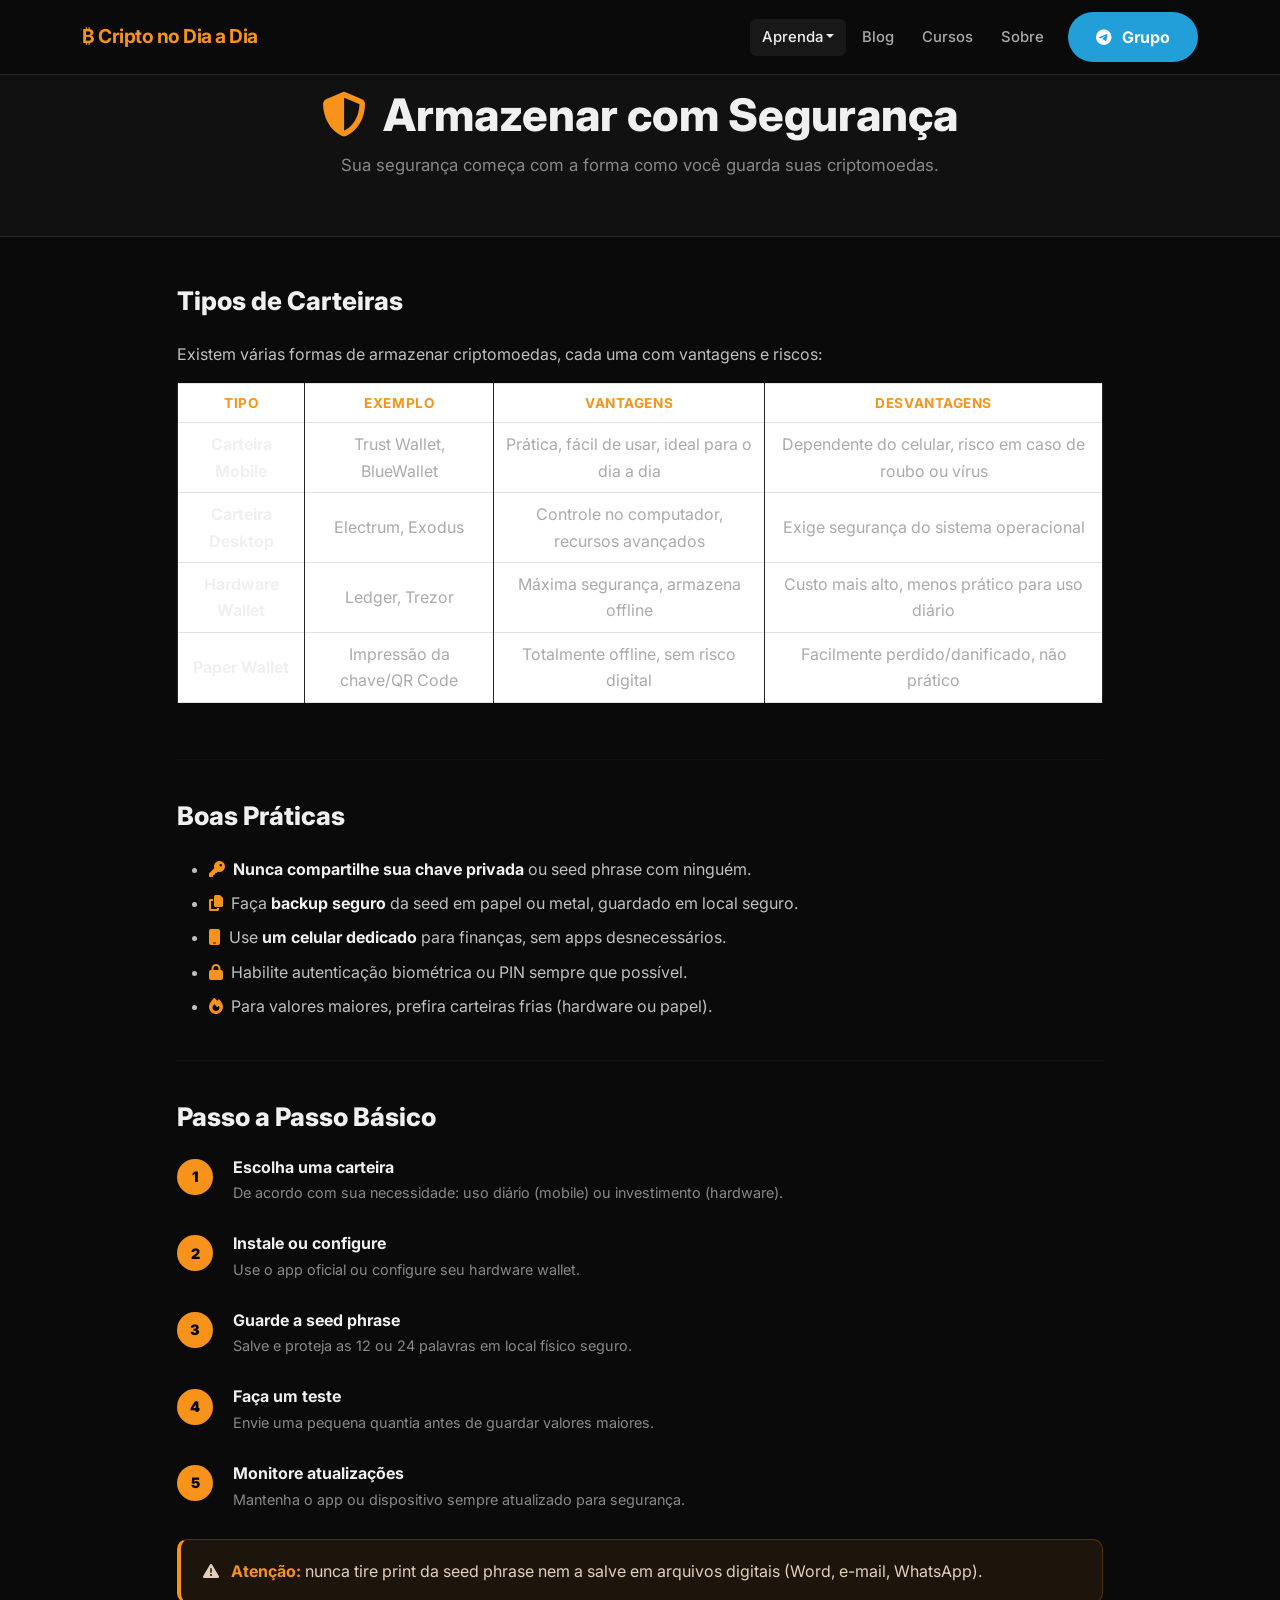
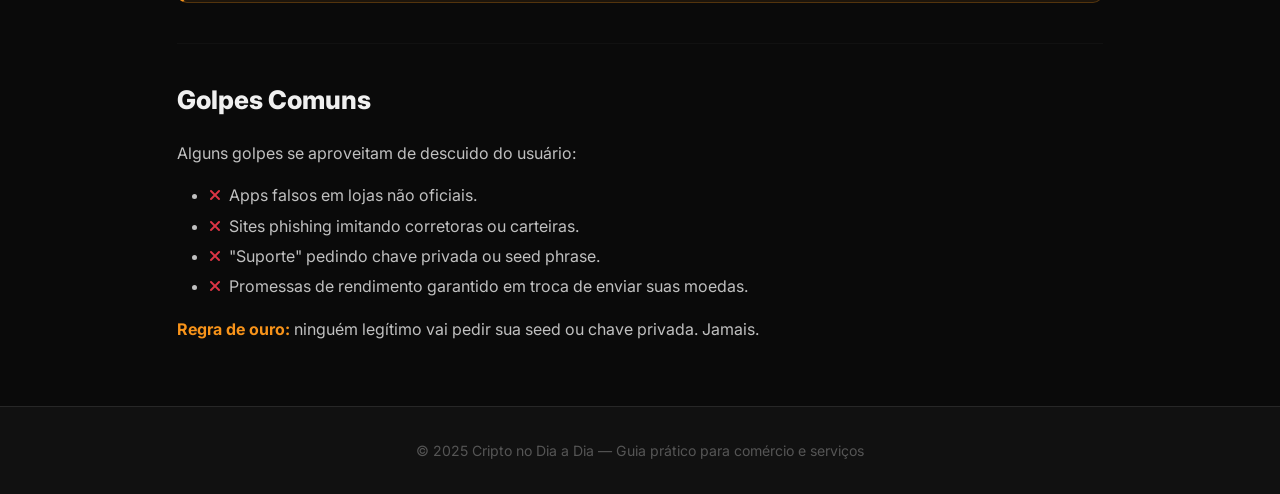
<file: armazenar.html>
<!doctype html>
<html lang="pt-BR">
<head>
  <meta charset="utf-8">
  <meta name="viewport" content="width=device-width, initial-scale=1">
  <title>Armazenar Criptomoedas com Segurança - Cripto no Dia a Dia</title>
  <link href="https://cdn.jsdelivr.net/npm/bootstrap@5.3.2/dist/css/bootstrap.min.css" rel="stylesheet">
  <link href="https://cdnjs.cloudflare.com/ajax/libs/font-awesome/6.4.2/css/all.min.css" rel="stylesheet">
  <link href="style.css" rel="stylesheet">
</head>
<body>

  <!-- Navbar -->
  <nav class="navbar navbar-expand-lg navbar-dark fixed-top shadow-sm">
    <div class="container">
      <a class="navbar-brand fw-bold" href="index.html">₿ Cripto no Dia a Dia</a>
      <button class="navbar-toggler border-0" data-bs-toggle="collapse" data-bs-target="#nav">
        <span class="navbar-toggler-icon"></span>
      </button>
      <div class="collapse navbar-collapse" id="nav">
        <ul class="navbar-nav ms-auto align-items-lg-center gap-1">
          <li class="nav-item dropdown">
            <a class="nav-link dropdown-toggle active" href="#" role="button" data-bs-toggle="dropdown">Aprenda</a>
            <ul class="dropdown-menu">
              <li><a class="dropdown-item" href="comprar.html"><i class="fa-solid fa-coins fa-fw me-2 text-accent"></i>Comprar</a></li>
              <li><a class="dropdown-item" href="receber.html"><i class="fa-solid fa-store fa-fw me-2 text-accent"></i>Receber</a></li>
              <li><a class="dropdown-item" href="pagar.html"><i class="fa-solid fa-wallet fa-fw me-2 text-accent"></i>Pagar</a></li>
              <li><a class="dropdown-item active" href="armazenar.html"><i class="fa-solid fa-shield-halved fa-fw me-2 text-accent"></i>Armazenar</a></li>
              <li><a class="dropdown-item" href="lightning.html"><i class="fa-solid fa-bolt fa-fw me-2 text-accent"></i>Lightning</a></li>
            </ul>
          </li>
          <li class="nav-item"><a class="nav-link" href="blog.html">Blog</a></li>
          <li class="nav-item"><a class="nav-link" href="cursos.html">Cursos</a></li>
          <li class="nav-item"><a class="nav-link" href="sobre.html">Sobre</a></li>
          <li class="nav-item ms-lg-2">
            <a class="btn-telegram" href="https://t.me/cripto_dia_a_dia" target="_blank">
              <i class="fab fa-telegram"></i> Grupo
            </a>
          </li>
        </ul>
      </div>
    </div>
  </nav>

  <!-- Header -->
  <div class="page-header">
    <div class="container">
      <h1><i class="fa-solid fa-shield-halved"></i> Armazenar com Segurança</h1>
      <p class="page-header-lead">Sua segurança começa com a forma como você guarda suas criptomoedas.</p>
    </div>
  </div>

  <!-- Conteúdo -->
  <main class="section-dark py-5">
    <div class="container">
      <div class="row justify-content-center">
        <div class="col-lg-10">

          <h2 class="mb-4" style="font-size:1.6rem;">Tipos de Carteiras</h2>
          <p>Existem várias formas de armazenar criptomoedas, cada uma com vantagens e riscos:</p>

          <div class="table-responsive mt-3">
            <table class="table table-bordered text-center align-middle">
              <thead>
                <tr>
                  <th>Tipo</th>
                  <th>Exemplo</th>
                  <th>Vantagens</th>
                  <th>Desvantagens</th>
                </tr>
              </thead>
              <tbody>
                <tr>
                  <td><strong style="color:#f0f0f0;">Carteira Mobile</strong></td>
                  <td style="color:#aaa;">Trust Wallet, BlueWallet</td>
                  <td style="color:#aaa;">Prática, fácil de usar, ideal para o dia a dia</td>
                  <td style="color:#aaa;">Dependente do celular, risco em caso de roubo ou vírus</td>
                </tr>
                <tr>
                  <td><strong style="color:#f0f0f0;">Carteira Desktop</strong></td>
                  <td style="color:#aaa;">Electrum, Exodus</td>
                  <td style="color:#aaa;">Controle no computador, recursos avançados</td>
                  <td style="color:#aaa;">Exige segurança do sistema operacional</td>
                </tr>
                <tr>
                  <td><strong style="color:#f0f0f0;">Hardware Wallet</strong></td>
                  <td style="color:#aaa;">Ledger, Trezor</td>
                  <td style="color:#aaa;">Máxima segurança, armazena offline</td>
                  <td style="color:#aaa;">Custo mais alto, menos prático para uso diário</td>
                </tr>
                <tr>
                  <td><strong style="color:#f0f0f0;">Paper Wallet</strong></td>
                  <td style="color:#aaa;">Impressão da chave/QR Code</td>
                  <td style="color:#aaa;">Totalmente offline, sem risco digital</td>
                  <td style="color:#aaa;">Facilmente perdido/danificado, não prático</td>
                </tr>
              </tbody>
            </table>
          </div>

          <hr style="border-color: var(--border); margin: 2.5rem 0;">

          <h2 class="mb-4" style="font-size:1.6rem;">Boas Práticas</h2>
          <ul style="color:#c0c0c0;">
            <li class="mb-2"><i class="fa-solid fa-key text-accent me-2"></i><strong style="color:#f0f0f0;">Nunca compartilhe sua chave privada</strong> ou seed phrase com ninguém.</li>
            <li class="mb-2"><i class="fa-solid fa-copy text-accent me-2"></i>Faça <strong style="color:#f0f0f0;">backup seguro</strong> da seed em papel ou metal, guardado em local seguro.</li>
            <li class="mb-2"><i class="fa-solid fa-mobile text-accent me-2"></i>Use <strong style="color:#f0f0f0;">um celular dedicado</strong> para finanças, sem apps desnecessários.</li>
            <li class="mb-2"><i class="fa-solid fa-lock text-accent me-2"></i>Habilite autenticação biométrica ou PIN sempre que possível.</li>
            <li class="mb-2"><i class="fa-solid fa-fire text-accent me-2"></i>Para valores maiores, prefira carteiras frias (hardware ou papel).</li>
          </ul>

          <hr style="border-color: var(--border); margin: 2.5rem 0;">

          <h2 class="mb-4" style="font-size:1.6rem;">Passo a Passo Básico</h2>
          <div class="mt-3">
            <div class="step-item"><div class="step-num">1</div><div class="step-body"><h5>Escolha uma carteira</h5><p>De acordo com sua necessidade: uso diário (mobile) ou investimento (hardware).</p></div></div>
            <div class="step-item"><div class="step-num">2</div><div class="step-body"><h5>Instale ou configure</h5><p>Use o app oficial ou configure seu hardware wallet.</p></div></div>
            <div class="step-item"><div class="step-num">3</div><div class="step-body"><h5>Guarde a seed phrase</h5><p>Salve e proteja as 12 ou 24 palavras em local físico seguro.</p></div></div>
            <div class="step-item"><div class="step-num">4</div><div class="step-body"><h5>Faça um teste</h5><p>Envie uma pequena quantia antes de guardar valores maiores.</p></div></div>
            <div class="step-item"><div class="step-num">5</div><div class="step-body"><h5>Monitore atualizações</h5><p>Mantenha o app ou dispositivo sempre atualizado para segurança.</p></div></div>
          </div>

          <div class="alert-crypto my-4">
            <i class="fa-solid fa-triangle-exclamation me-2"></i>
            <strong>Atenção:</strong> nunca tire print da seed phrase nem a salve em arquivos digitais (Word, e-mail, WhatsApp).
          </div>

          <hr style="border-color: var(--border); margin: 2.5rem 0;">

          <h2 class="mb-4" style="font-size:1.6rem;">Golpes Comuns</h2>
          <p>Alguns golpes se aproveitam de descuido do usuário:</p>
          <ul style="color:#c0c0c0;">
            <li class="mb-1"><i class="fa-solid fa-xmark text-danger me-2"></i>Apps falsos em lojas não oficiais.</li>
            <li class="mb-1"><i class="fa-solid fa-xmark text-danger me-2"></i>Sites phishing imitando corretoras ou carteiras.</li>
            <li class="mb-1"><i class="fa-solid fa-xmark text-danger me-2"></i>"Suporte" pedindo chave privada ou seed phrase.</li>
            <li class="mb-1"><i class="fa-solid fa-xmark text-danger me-2"></i>Promessas de rendimento garantido em troca de enviar suas moedas.</li>
          </ul>
          <p class="mt-3"><strong style="color:#f7931a;">Regra de ouro:</strong> ninguém legítimo vai pedir sua seed ou chave privada. Jamais.</p>

        </div>
      </div>
    </div>
  </main>

  <!-- Footer -->
  <footer class="footer-dark">
    <div class="container">
      <p>© 2025 Cripto no Dia a Dia — Guia prático para comércio e serviços</p>
    </div>
  </footer>

  <script src="https://cdn.jsdelivr.net/npm/bootstrap@5.3.2/dist/js/bootstrap.bundle.min.js"></script>
</body>
</html>
</file>
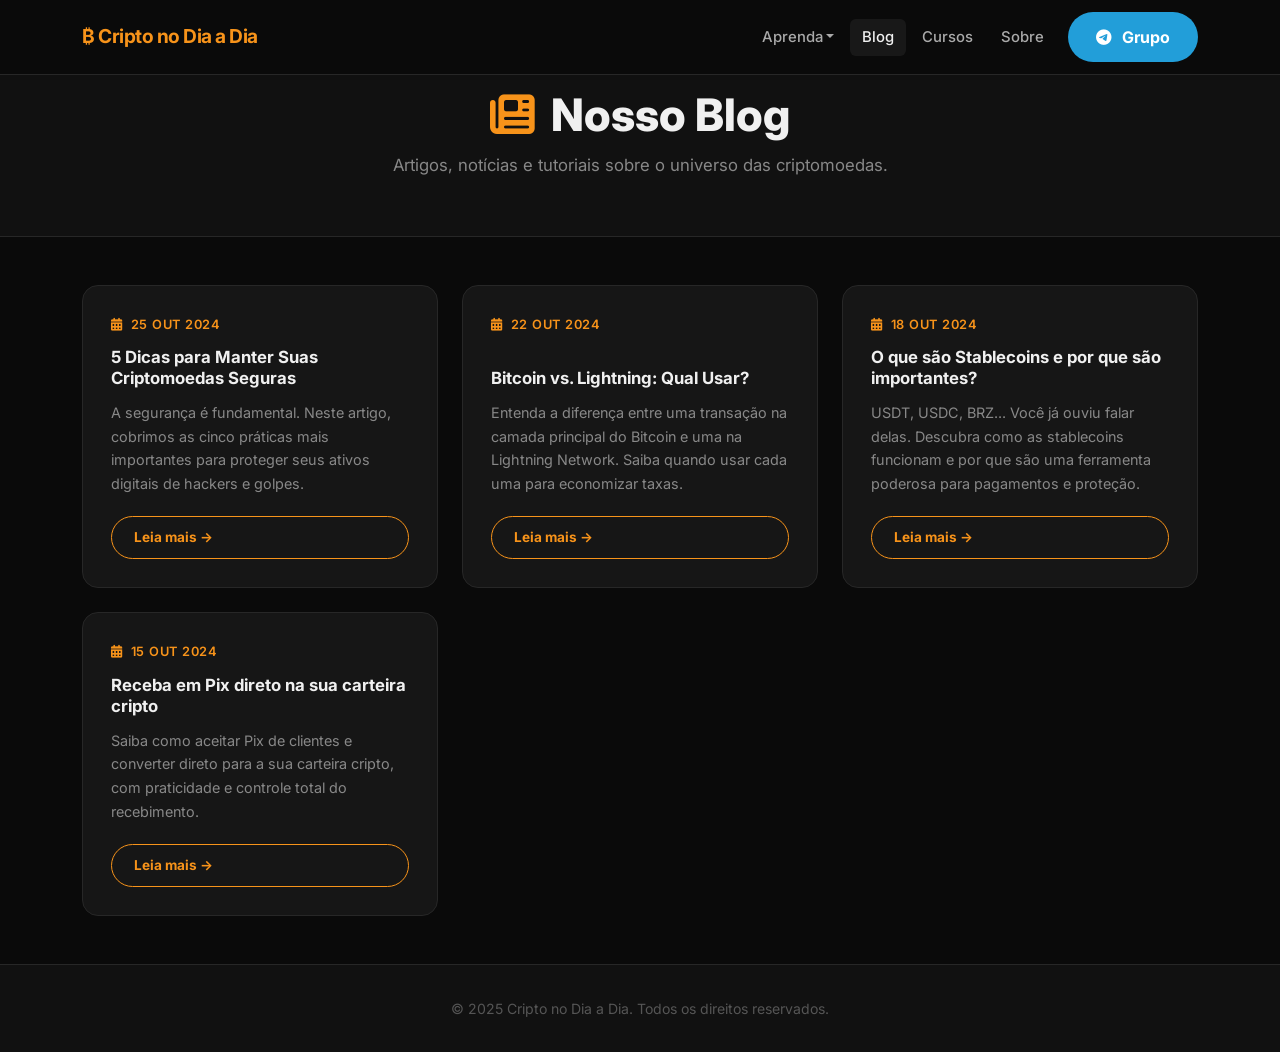
<file: blog.html>
<!doctype html>
<html lang="pt-BR">
<head>
  <meta charset="utf-8">
  <meta name="viewport" content="width=device-width, initial-scale=1">
  <title>Blog - Cripto no Dia a Dia</title>
  <link href="https://cdn.jsdelivr.net/npm/bootstrap@5.3.2/dist/css/bootstrap.min.css" rel="stylesheet">
  <link href="https://cdnjs.cloudflare.com/ajax/libs/font-awesome/6.4.2/css/all.min.css" rel="stylesheet">
  <link href="style.css" rel="stylesheet">
</head>
<body>

  <!-- Navbar -->
  <nav class="navbar navbar-expand-lg navbar-dark fixed-top shadow-sm">
    <div class="container">
      <a class="navbar-brand fw-bold" href="index.html">₿ Cripto no Dia a Dia</a>
      <button class="navbar-toggler border-0" data-bs-toggle="collapse" data-bs-target="#nav">
        <span class="navbar-toggler-icon"></span>
      </button>
      <div class="collapse navbar-collapse" id="nav">
        <ul class="navbar-nav ms-auto align-items-lg-center gap-1">
          <li class="nav-item dropdown">
            <a class="nav-link dropdown-toggle" href="#" role="button" data-bs-toggle="dropdown">Aprenda</a>
            <ul class="dropdown-menu">
              <li><a class="dropdown-item" href="comprar.html"><i class="fa-solid fa-coins fa-fw me-2 text-accent"></i>Comprar</a></li>
              <li><a class="dropdown-item" href="receber.html"><i class="fa-solid fa-store fa-fw me-2 text-accent"></i>Receber</a></li>
              <li><a class="dropdown-item" href="pagar.html"><i class="fa-solid fa-wallet fa-fw me-2 text-accent"></i>Pagar</a></li>
              <li><a class="dropdown-item" href="armazenar.html"><i class="fa-solid fa-shield-halved fa-fw me-2 text-accent"></i>Armazenar</a></li>
              <li><a class="dropdown-item" href="lightning.html"><i class="fa-solid fa-bolt fa-fw me-2 text-accent"></i>Lightning</a></li>
            </ul>
          </li>
          <li class="nav-item"><a class="nav-link active" href="blog.html">Blog</a></li>
          <li class="nav-item"><a class="nav-link" href="cursos.html">Cursos</a></li>
          <li class="nav-item"><a class="nav-link" href="sobre.html">Sobre</a></li>
          <li class="nav-item ms-lg-2">
            <a class="btn-telegram" href="https://t.me/cripto_dia_a_dia" target="_blank">
              <i class="fab fa-telegram"></i> Grupo
            </a>
          </li>
        </ul>
      </div>
    </div>
  </nav>

  <!-- Header -->
  <div class="page-header">
    <div class="container">
      <h1><i class="fa-solid fa-newspaper"></i> Nosso Blog</h1>
      <p class="page-header-lead">Artigos, notícias e tutoriais sobre o universo das criptomoedas.</p>
    </div>
  </div>

  <!-- Posts -->
  <main class="section-dark py-5">
    <div class="container">
      <div class="row g-4">

        <div class="col-md-6 col-lg-4">
          <div class="blog-card">
            <p class="blog-date"><i class="fa-solid fa-calendar-alt me-1"></i> 25 Out 2024</p>
            <h5>5 Dicas para Manter Suas Criptomoedas Seguras</h5>
            <p>A segurança é fundamental. Neste artigo, cobrimos as cinco práticas mais importantes para proteger seus ativos digitais de hackers e golpes.</p>
            <a href="#" class="btn-crypto-outline" style="font-size:.85rem;">Leia mais →</a>
          </div>
        </div>

        <div class="col-md-6 col-lg-4">
          <div class="blog-card">
            <p class="blog-date"><i class="fa-solid fa-calendar-alt me-1"></i> 22 Out 2024</p>
            <h5>Bitcoin vs. Lightning: Qual Usar?</h5>
            <p>Entenda a diferença entre uma transação na camada principal do Bitcoin e uma na Lightning Network. Saiba quando usar cada uma para economizar taxas.</p>
            <a href="#" class="btn-crypto-outline" style="font-size:.85rem;">Leia mais →</a>
          </div>
        </div>

        <div class="col-md-6 col-lg-4">
          <div class="blog-card">
            <p class="blog-date"><i class="fa-solid fa-calendar-alt me-1"></i> 18 Out 2024</p>
            <h5>O que são Stablecoins e por que são importantes?</h5>
            <p>USDT, USDC, BRZ... Você já ouviu falar delas. Descubra como as stablecoins funcionam e por que são uma ferramenta poderosa para pagamentos e proteção.</p>
            <a href="#" class="btn-crypto-outline" style="font-size:.85rem;">Leia mais →</a>
          </div>
        </div>

        <div class="col-md-6 col-lg-4">
          <div class="blog-card">
            <p class="blog-date"><i class="fa-solid fa-calendar-alt me-1"></i> 15 Out 2024</p>
            <h5>Receba em Pix direto na sua carteira cripto</h5>
            <p>Saiba como aceitar Pix de clientes e converter direto para a sua carteira cripto, com praticidade e controle total do recebimento.</p>
            <a href="receber-pix-carteira-cripto.html" class="btn-crypto-outline" style="font-size:.85rem;">Leia mais →</a>
          </div>
        </div>

      </div>
    </div>
  </main>

  <!-- Footer -->
  <footer class="footer-dark">
    <div class="container">
      <p>© 2025 Cripto no Dia a Dia. Todos os direitos reservados.</p>
    </div>
  </footer>

  <script src="https://cdn.jsdelivr.net/npm/bootstrap@5.3.2/dist/js/bootstrap.bundle.min.js"></script>
</body>
</html>
</file>
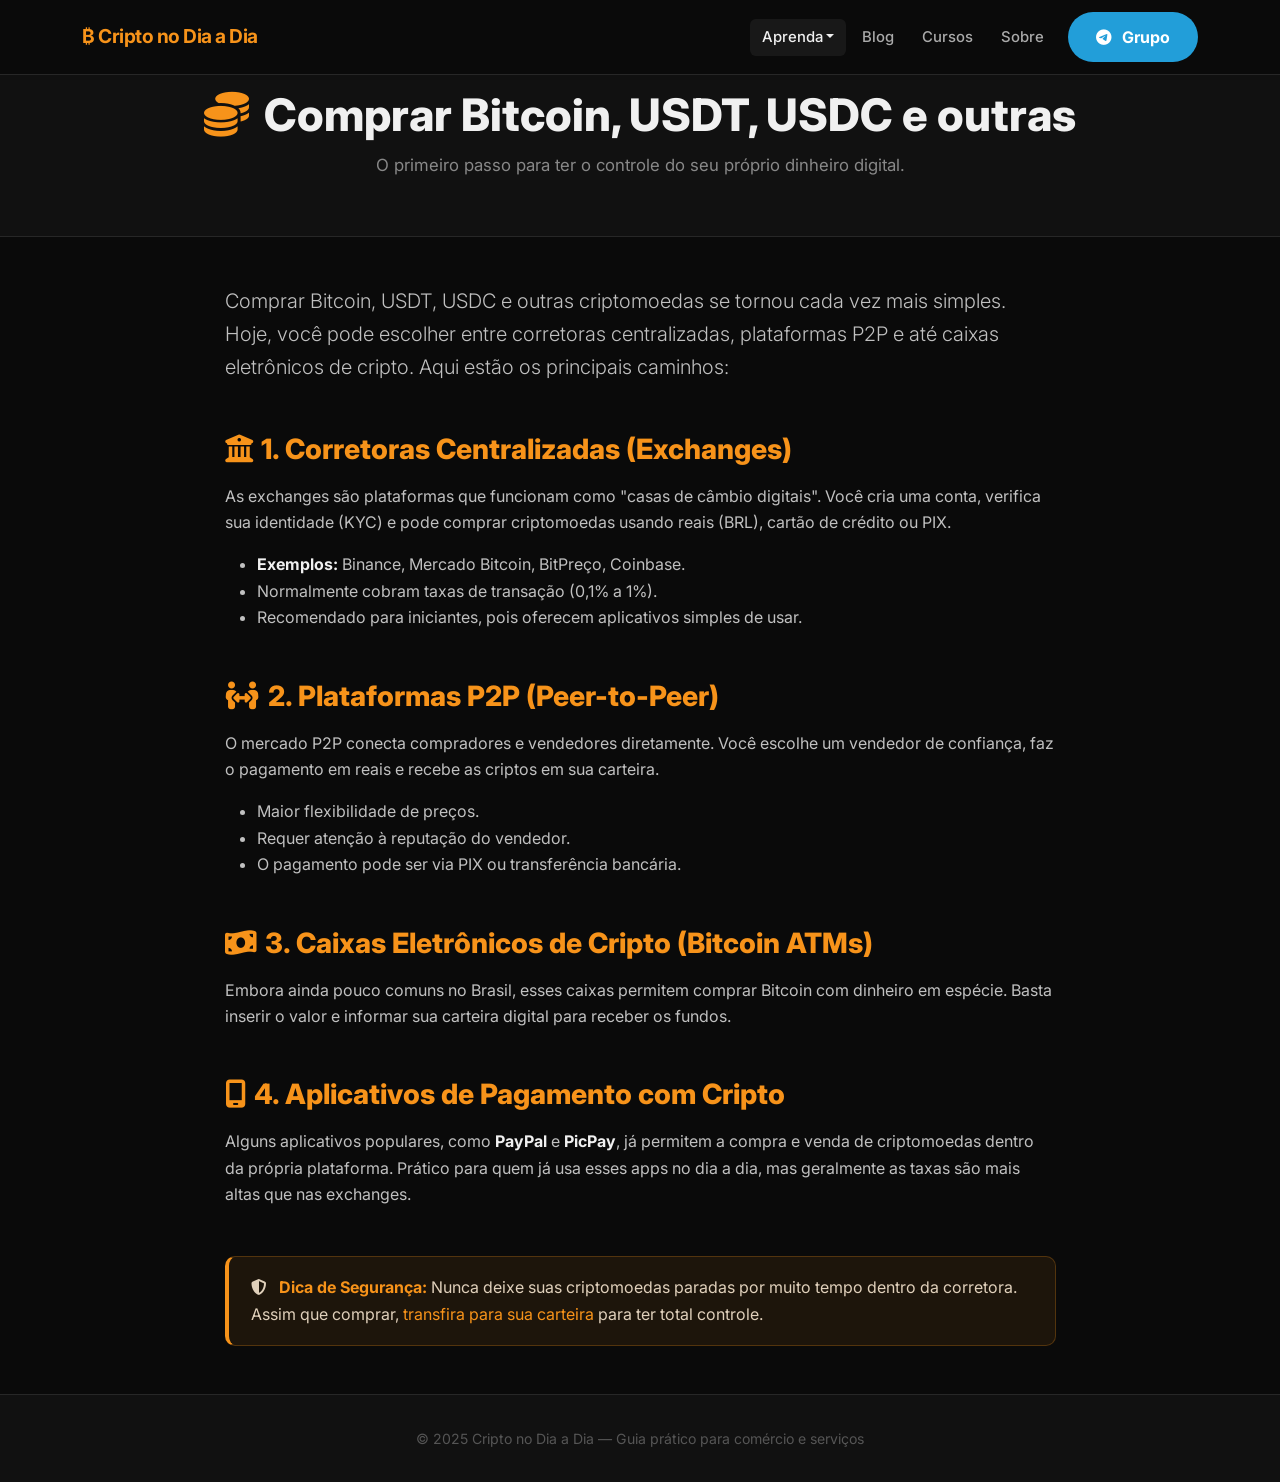
<file: comprar.html>
<!doctype html>
<html lang="pt-BR">
<head>
  <meta charset="utf-8">
  <meta name="viewport" content="width=device-width, initial-scale=1">
  <title>Como Comprar Criptomoedas - Cripto no Dia a Dia</title>
  <link href="https://cdn.jsdelivr.net/npm/bootstrap@5.3.2/dist/css/bootstrap.min.css" rel="stylesheet">
  <link href="https://cdnjs.cloudflare.com/ajax/libs/font-awesome/6.4.2/css/all.min.css" rel="stylesheet">
  <link href="style.css" rel="stylesheet">
</head>
<body>

  <!-- Navbar -->
  <nav class="navbar navbar-expand-lg navbar-dark fixed-top shadow-sm">
    <div class="container">
      <a class="navbar-brand fw-bold" href="index.html">₿ Cripto no Dia a Dia</a>
      <button class="navbar-toggler border-0" data-bs-toggle="collapse" data-bs-target="#nav">
        <span class="navbar-toggler-icon"></span>
      </button>
      <div class="collapse navbar-collapse" id="nav">
        <ul class="navbar-nav ms-auto align-items-lg-center gap-1">
          <li class="nav-item dropdown">
            <a class="nav-link dropdown-toggle active" href="#" role="button" data-bs-toggle="dropdown">Aprenda</a>
            <ul class="dropdown-menu">
              <li><a class="dropdown-item active" href="comprar.html"><i class="fa-solid fa-coins fa-fw me-2 text-accent"></i>Comprar</a></li>
              <li><a class="dropdown-item" href="receber.html"><i class="fa-solid fa-store fa-fw me-2 text-accent"></i>Receber</a></li>
              <li><a class="dropdown-item" href="pagar.html"><i class="fa-solid fa-wallet fa-fw me-2 text-accent"></i>Pagar</a></li>
              <li><a class="dropdown-item" href="armazenar.html"><i class="fa-solid fa-shield-halved fa-fw me-2 text-accent"></i>Armazenar</a></li>
              <li><a class="dropdown-item" href="lightning.html"><i class="fa-solid fa-bolt fa-fw me-2 text-accent"></i>Lightning</a></li>
            </ul>
          </li>
          <li class="nav-item"><a class="nav-link" href="blog.html">Blog</a></li>
          <li class="nav-item"><a class="nav-link" href="cursos.html">Cursos</a></li>
          <li class="nav-item"><a class="nav-link" href="sobre.html">Sobre</a></li>
          <li class="nav-item ms-lg-2">
            <a class="btn-telegram" href="https://t.me/cripto_dia_a_dia" target="_blank">
              <i class="fab fa-telegram"></i> Grupo
            </a>
          </li>
        </ul>
      </div>
    </div>
  </nav>

  <!-- Header -->
  <div class="page-header">
    <div class="container">
      <h1><i class="fa-solid fa-coins"></i> Comprar Bitcoin, USDT, USDC e outras</h1>
      <p class="page-header-lead">O primeiro passo para ter o controle do seu próprio dinheiro digital.</p>
    </div>
  </div>

  <!-- Conteúdo -->
  <section class="section-dark py-5">
    <div class="container">
      <div class="row justify-content-center">
        <div class="col-lg-9">

          <p class="lead" style="color:#c0c0c0;">
            Comprar Bitcoin, USDT, USDC e outras criptomoedas se tornou cada vez mais simples.
            Hoje, você pode escolher entre corretoras centralizadas, plataformas P2P e até caixas eletrônicos de cripto.
            Aqui estão os principais caminhos:
          </p>

          <h3 class="text-accent mt-5 mb-3"><i class="fa-solid fa-building-columns me-2"></i>1. Corretoras Centralizadas (Exchanges)</h3>
          <p>As exchanges são plataformas que funcionam como "casas de câmbio digitais". Você cria uma conta, verifica sua identidade (KYC) e pode comprar criptomoedas usando reais (BRL), cartão de crédito ou PIX.</p>
          <ul style="color:#c0c0c0;">
            <li><strong style="color:#f0f0f0;">Exemplos:</strong> Binance, Mercado Bitcoin, BitPreço, Coinbase.</li>
            <li>Normalmente cobram taxas de transação (0,1% a 1%).</li>
            <li>Recomendado para iniciantes, pois oferecem aplicativos simples de usar.</li>
          </ul>

          <h3 class="text-accent mt-5 mb-3"><i class="fa-solid fa-people-arrows me-2"></i>2. Plataformas P2P (Peer-to-Peer)</h3>
          <p>O mercado P2P conecta compradores e vendedores diretamente. Você escolhe um vendedor de confiança, faz o pagamento em reais e recebe as criptos em sua carteira.</p>
          <ul style="color:#c0c0c0;">
            <li>Maior flexibilidade de preços.</li>
            <li>Requer atenção à reputação do vendedor.</li>
            <li>O pagamento pode ser via PIX ou transferência bancária.</li>
          </ul>

          <h3 class="text-accent mt-5 mb-3"><i class="fa-solid fa-money-bill-wave me-2"></i>3. Caixas Eletrônicos de Cripto (Bitcoin ATMs)</h3>
          <p>Embora ainda pouco comuns no Brasil, esses caixas permitem comprar Bitcoin com dinheiro em espécie. Basta inserir o valor e informar sua carteira digital para receber os fundos.</p>

          <h3 class="text-accent mt-5 mb-3"><i class="fa-solid fa-mobile-screen me-2"></i>4. Aplicativos de Pagamento com Cripto</h3>
          <p>Alguns aplicativos populares, como <strong style="color:#f0f0f0;">PayPal</strong> e <strong style="color:#f0f0f0;">PicPay</strong>, já permitem a compra e venda de criptomoedas dentro da própria plataforma. Prático para quem já usa esses apps no dia a dia, mas geralmente as taxas são mais altas que nas exchanges.</p>

          <div class="alert-crypto mt-5">
            <i class="fa-solid fa-shield-halved me-2"></i>
            <strong>Dica de Segurança:</strong> Nunca deixe suas criptomoedas paradas por muito tempo dentro da corretora.
            Assim que comprar, <a href="armazenar.html">transfira para sua carteira</a> para ter total controle.
          </div>

        </div>
      </div>
    </div>
  </section>

  <!-- Footer -->
  <footer class="footer-dark">
    <div class="container">
      <p>© 2025 Cripto no Dia a Dia — Guia prático para comércio e serviços</p>
    </div>
  </footer>

  <script src="https://cdn.jsdelivr.net/npm/bootstrap@5.3.2/dist/js/bootstrap.bundle.min.js"></script>
</body>
</html>
</file>
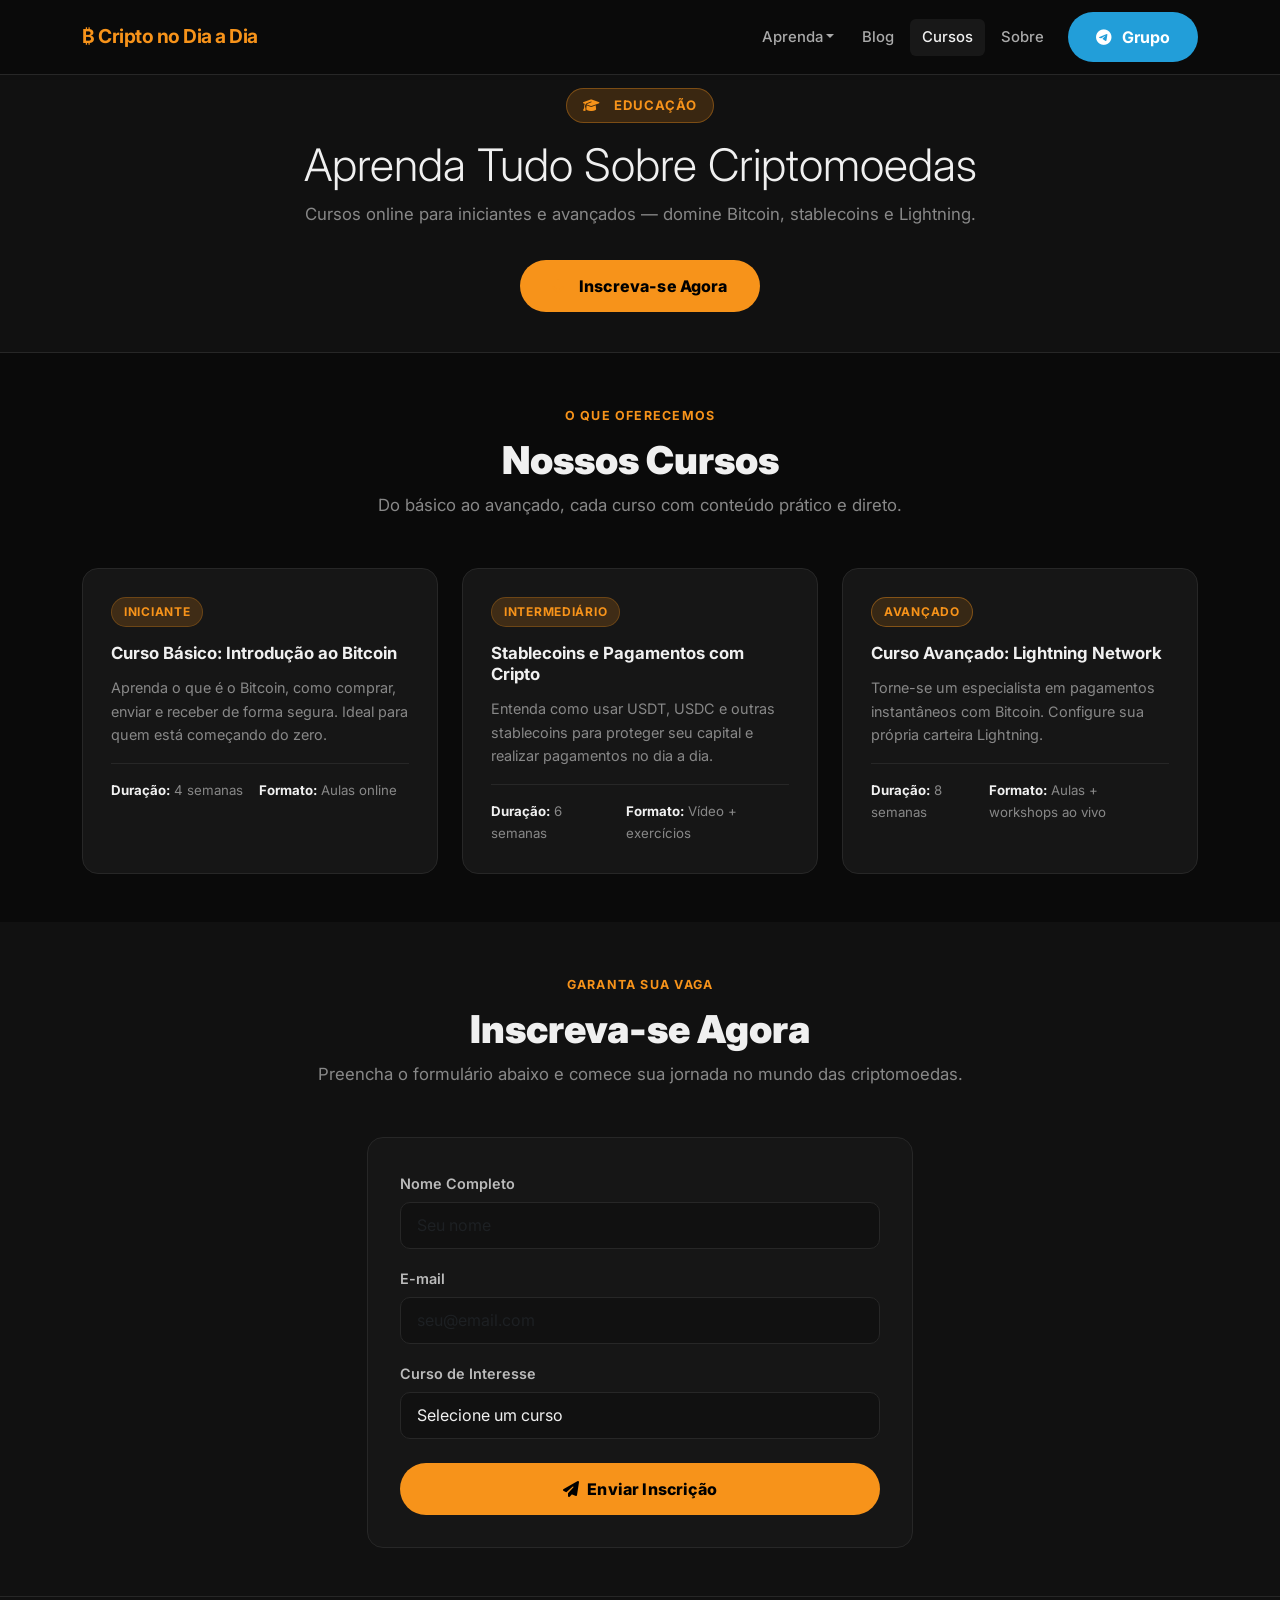
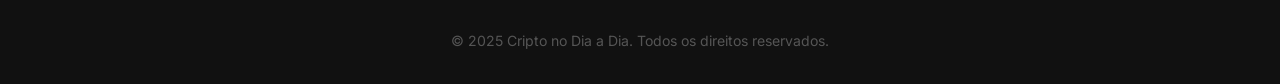
<file: cursos.html>
<!DOCTYPE html>
<html lang="pt-BR">
<head>
  <meta charset="UTF-8">
  <meta name="viewport" content="width=device-width, initial-scale=1.0">
  <title>Cursos Online de Criptomoedas - Cripto no Dia a Dia</title>
  <link href="https://cdn.jsdelivr.net/npm/bootstrap@5.3.2/dist/css/bootstrap.min.css" rel="stylesheet">
  <link href="https://cdnjs.cloudflare.com/ajax/libs/font-awesome/6.4.2/css/all.min.css" rel="stylesheet">
  <link href="style.css" rel="stylesheet">
</head>
<body>

  <!-- Navbar -->
  <nav class="navbar navbar-expand-lg navbar-dark fixed-top shadow-sm">
    <div class="container">
      <a class="navbar-brand fw-bold" href="index.html">₿ Cripto no Dia a Dia</a>
      <button class="navbar-toggler border-0" type="button" data-bs-toggle="collapse" data-bs-target="#navbarNav">
        <span class="navbar-toggler-icon"></span>
      </button>
      <div class="collapse navbar-collapse" id="navbarNav">
        <ul class="navbar-nav ms-auto align-items-lg-center gap-1">
          <li class="nav-item dropdown">
            <a class="nav-link dropdown-toggle" href="#" role="button" data-bs-toggle="dropdown">Aprenda</a>
            <ul class="dropdown-menu">
              <li><a class="dropdown-item" href="comprar.html"><i class="fa-solid fa-coins fa-fw me-2 text-accent"></i>Comprar</a></li>
              <li><a class="dropdown-item" href="receber.html"><i class="fa-solid fa-store fa-fw me-2 text-accent"></i>Receber</a></li>
              <li><a class="dropdown-item" href="pagar.html"><i class="fa-solid fa-wallet fa-fw me-2 text-accent"></i>Pagar</a></li>
              <li><a class="dropdown-item" href="armazenar.html"><i class="fa-solid fa-shield-halved fa-fw me-2 text-accent"></i>Armazenar</a></li>
              <li><a class="dropdown-item" href="lightning.html"><i class="fa-solid fa-bolt fa-fw me-2 text-accent"></i>Lightning</a></li>
            </ul>
          </li>
          <li class="nav-item"><a class="nav-link" href="blog.html">Blog</a></li>
          <li class="nav-item"><a class="nav-link active" href="cursos.html">Cursos</a></li>
          <li class="nav-item"><a class="nav-link" href="sobre.html">Sobre</a></li>
          <li class="nav-item ms-lg-2">
            <a class="btn-telegram" href="https://t.me/cripto_dia_a_dia" target="_blank">
              <i class="fab fa-telegram"></i> Grupo
            </a>
          </li>
        </ul>
      </div>
    </div>
  </nav>

  <!-- Header -->
  <div class="page-header">
    <div class="container">
      <span class="hero-badge d-inline-flex mb-3"><i class="fa-solid fa-graduation-cap"></i> Educação</span>
      <h1 class="display-5">Aprenda Tudo Sobre Criptomoedas</h1>
      <p class="page-header-lead">Cursos online para iniciantes e avançados — domine Bitcoin, stablecoins e Lightning.</p>
      <a href="#inscricao" class="btn-crypto mt-3 d-inline-flex">
        <i class="fa-solid fa-arrow-down"></i> Inscreva-se Agora
      </a>
    </div>
  </div>

  <!-- Cursos disponíveis -->
  <section class="section-dark py-5">
    <div class="container">
      <span class="section-label">O que oferecemos</span>
      <h2 class="section-title mb-2">Nossos Cursos</h2>
      <p class="section-subtitle">Do básico ao avançado, cada curso com conteúdo prático e direto.</p>
      <div class="row g-4">
        <div class="col-md-4">
          <div class="course-card">
            <span class="course-badge">Iniciante</span>
            <h5>Curso Básico: Introdução ao Bitcoin</h5>
            <p>Aprenda o que é o Bitcoin, como comprar, enviar e receber de forma segura. Ideal para quem está começando do zero.</p>
            <div class="course-meta">
              <span><strong>Duração:</strong> 4 semanas</span>
              <span><strong>Formato:</strong> Aulas online</span>
            </div>
          </div>
        </div>
        <div class="col-md-4">
          <div class="course-card">
            <span class="course-badge">Intermediário</span>
            <h5>Stablecoins e Pagamentos com Cripto</h5>
            <p>Entenda como usar USDT, USDC e outras stablecoins para proteger seu capital e realizar pagamentos no dia a dia.</p>
            <div class="course-meta">
              <span><strong>Duração:</strong> 6 semanas</span>
              <span><strong>Formato:</strong> Vídeo + exercícios</span>
            </div>
          </div>
        </div>
        <div class="col-md-4">
          <div class="course-card">
            <span class="course-badge" style="background:rgba(247,147,26,.15); border-color:rgba(247,147,26,.4);">Avançado</span>
            <h5>Curso Avançado: Lightning Network</h5>
            <p>Torne-se um especialista em pagamentos instantâneos com Bitcoin. Configure sua própria carteira Lightning.</p>
            <div class="course-meta">
              <span><strong>Duração:</strong> 8 semanas</span>
              <span><strong>Formato:</strong> Aulas + workshops ao vivo</span>
            </div>
          </div>
        </div>
      </div>
    </div>
  </section>

  <!-- Formulário de inscrição -->
  <section id="inscricao" class="section-surface py-5">
    <div class="container">
      <span class="section-label">Garanta sua vaga</span>
      <h2 class="section-title mb-2">Inscreva-se Agora</h2>
      <p class="section-subtitle">Preencha o formulário abaixo e comece sua jornada no mundo das criptomoedas.</p>
      <div class="row justify-content-center">
        <div class="col-md-8 col-lg-6">
          <div class="form-dark">
            <div class="mb-3">
              <label for="nome" class="form-label">Nome Completo</label>
              <input type="text" class="form-control" id="nome" placeholder="Seu nome" required>
            </div>
            <div class="mb-3">
              <label for="email" class="form-label">E-mail</label>
              <input type="email" class="form-control" id="email" placeholder="seu@email.com" required>
            </div>
            <div class="mb-4">
              <label for="curso" class="form-label">Curso de Interesse</label>
              <select class="form-select" id="curso" required>
                <option selected disabled>Selecione um curso</option>
                <option>Curso Básico: Introdução ao Bitcoin</option>
                <option>Stablecoins e Pagamentos com Cripto</option>
                <option>Curso Avançado: Lightning Network</option>
              </select>
            </div>
            <button type="submit" class="btn-crypto w-100 justify-content-center">
              <i class="fa-solid fa-paper-plane"></i> Enviar Inscrição
            </button>
          </div>
        </div>
      </div>
    </div>
  </section>

  <!-- Footer -->
  <footer class="footer-dark">
    <div class="container">
      <p>© 2025 Cripto no Dia a Dia. Todos os direitos reservados.</p>
    </div>
  </footer>

  <script src="https://cdn.jsdelivr.net/npm/bootstrap@5.3.2/dist/js/bootstrap.bundle.min.js"></script>
</body>
</html>
</file>
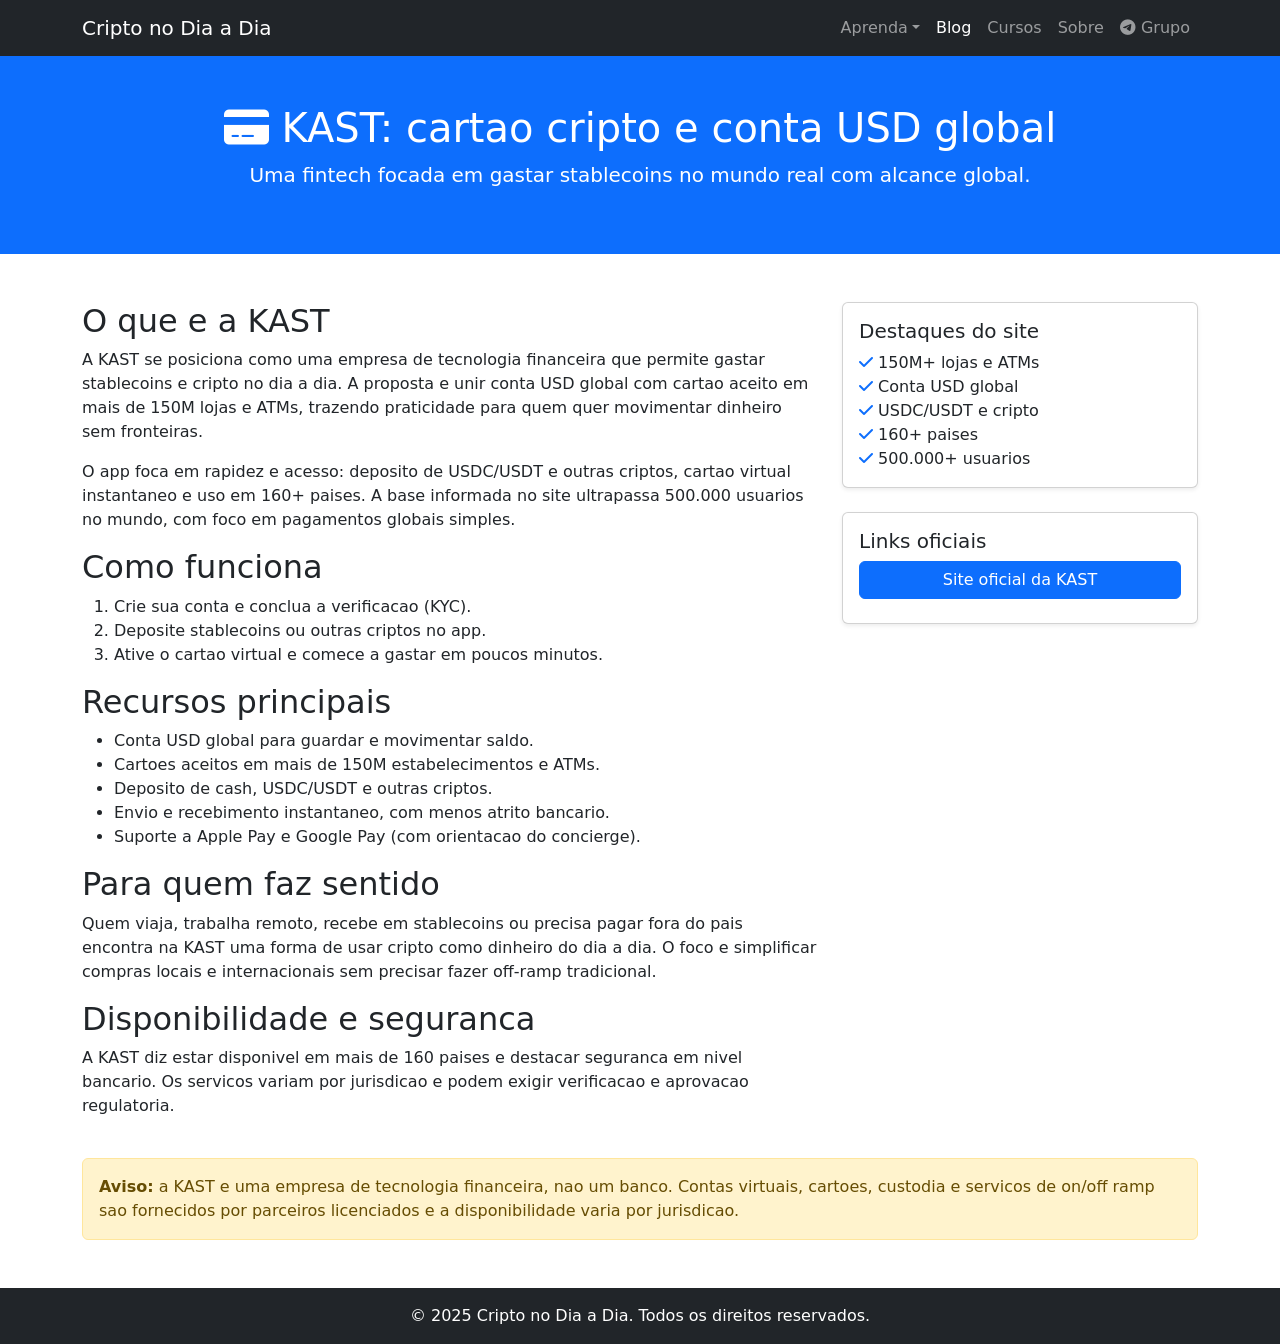
<file: kast_cartao.html>
<!doctype html>
<html lang="pt-BR">
<head>
  <meta charset="utf-8">
  <meta name="viewport" content="width=device-width, initial-scale=1">
  <title>KAST: cartao cripto e conta USD global</title>
  <link href="https://cdn.jsdelivr.net/npm/bootstrap@5.3.2/dist/css/bootstrap.min.css" rel="stylesheet">
  <link href="https://cdnjs.cloudflare.com/ajax/libs/font-awesome/6.4.2/css/all.min.css" rel="stylesheet">
</head>
<body>
  <!-- Navbar -->
  <nav class="navbar navbar-expand-lg navbar-dark bg-dark">
    <div class="container">
      <a class="navbar-brand" href="index.html">Cripto no Dia a Dia</a>
      <button class="navbar-toggler" data-bs-toggle="collapse" data-bs-target="#nav">
        <span class="navbar-toggler-icon"></span>
      </button>
      <div class="collapse navbar-collapse" id="nav">
        <ul class="navbar-nav ms-auto">
          <li class="nav-item dropdown">
            <a class="nav-link dropdown-toggle" href="#" role="button" data-bs-toggle="dropdown">Aprenda</a>
            <ul class="dropdown-menu">
              <li><a class="dropdown-item" href="comprar.html">Comprar</a></li>
              <li><a class="dropdown-item" href="receber.html">Receber</a></li>
              <li><a class="dropdown-item" href="pagar.html">Pagar</a></li>
              <li><a class="dropdown-item" href="armazenar.html">Armazenar</a></li>
              <li><a class="dropdown-item" href="lightning.html">Lightning</a></li>
            </ul>
          </li>
          <li class="nav-item"><a class="nav-link active" href="blog.html">Blog</a></li>
          <li class="nav-item"><a class="nav-link" href="cursos.html">Cursos</a></li>
          <li class="nav-item"><a class="nav-link" href="sobre.html">Sobre</a></li>
          <li class="nav-item"><a class="nav-link" href="https://t.me/cripto_dia_a_dia" target="_blank"><i class="fab fa-telegram"></i> Grupo</a></li>
        </ul>
      </div>
    </div>
  </nav>

  <!-- Header -->
  <header class="bg-primary text-white text-center py-5">
    <div class="container">
      <h1><i class="fa-solid fa-credit-card"></i> KAST: cartao cripto e conta USD global</h1>
      <p class="lead">Uma fintech focada em gastar stablecoins no mundo real com alcance global.</p>
    </div>
  </header>

  <!-- Conteudo -->
  <main class="container my-5">
    <div class="row g-4">
      <div class="col-lg-8">
        <h2>O que e a KAST</h2>
        <p>A KAST se posiciona como uma empresa de tecnologia financeira que permite gastar stablecoins e cripto no dia a dia. A proposta e unir conta USD global com cartao aceito em mais de 150M lojas e ATMs, trazendo praticidade para quem quer movimentar dinheiro sem fronteiras.</p>
        <p>O app foca em rapidez e acesso: deposito de USDC/USDT e outras criptos, cartao virtual instantaneo e uso em 160+ paises. A base informada no site ultrapassa 500.000 usuarios no mundo, com foco em pagamentos globais simples.</p>

        <h2>Como funciona</h2>
        <ol>
          <li>Crie sua conta e conclua a verificacao (KYC).</li>
          <li>Deposite stablecoins ou outras criptos no app.</li>
          <li>Ative o cartao virtual e comece a gastar em poucos minutos.</li>
        </ol>

        <h2>Recursos principais</h2>
        <ul>
          <li>Conta USD global para guardar e movimentar saldo.</li>
          <li>Cartoes aceitos em mais de 150M estabelecimentos e ATMs.</li>
          <li>Deposito de cash, USDC/USDT e outras criptos.</li>
          <li>Envio e recebimento instantaneo, com menos atrito bancario.</li>
          <li>Suporte a Apple Pay e Google Pay (com orientacao do concierge).</li>
        </ul>

        <h2>Para quem faz sentido</h2>
        <p>Quem viaja, trabalha remoto, recebe em stablecoins ou precisa pagar fora do pais encontra na KAST uma forma de usar cripto como dinheiro do dia a dia. O foco e simplificar compras locais e internacionais sem precisar fazer off-ramp tradicional.</p>

        <h2>Disponibilidade e seguranca</h2>
        <p>A KAST diz estar disponivel em mais de 160 paises e destacar seguranca em nivel bancario. Os servicos variam por jurisdicao e podem exigir verificacao e aprovacao regulatoria.</p>
      </div>
      <div class="col-lg-4">
        <div class="card shadow-sm">
          <div class="card-body">
            <h5 class="card-title">Destaques do site</h5>
            <ul class="list-unstyled mb-0">
              <li><i class="fa-solid fa-check text-primary"></i> 150M+ lojas e ATMs</li>
              <li><i class="fa-solid fa-check text-primary"></i> Conta USD global</li>
              <li><i class="fa-solid fa-check text-primary"></i> USDC/USDT e cripto</li>
              <li><i class="fa-solid fa-check text-primary"></i> 160+ paises</li>
              <li><i class="fa-solid fa-check text-primary"></i> 500.000+ usuarios</li>
            </ul>
          </div>
        </div>

        <div class="card shadow-sm mt-4">
          <div class="card-body">
            <h5 class="card-title">Links oficiais</h5>
            <a href="https://go.kast.xyz/VqVO/61AXO9O6" class="btn btn-primary w-100 mb-2" target="_blank" rel="noopener">Site oficial da KAST</a>
          </div>
        </div>
      </div>
    </div>

    <div class="alert alert-warning mt-4">
      <strong>Aviso:</strong> a KAST e uma empresa de tecnologia financeira, nao um banco. Contas virtuais, cartoes, custodia e servicos de on/off ramp sao fornecidos por parceiros licenciados e a disponibilidade varia por jurisdicao.
    </div>
  </main>

  <!-- Footer -->
  <footer class="bg-dark text-white text-center py-3">
    <p class="mb-0">&copy; 2025 Cripto no Dia a Dia. Todos os direitos reservados.</p>
  </footer>

  <script src="https://cdn.jsdelivr.net/npm/bootstrap@5.3.2/dist/js/bootstrap.bundle.min.js"></script>
</body>
</html>
</file>
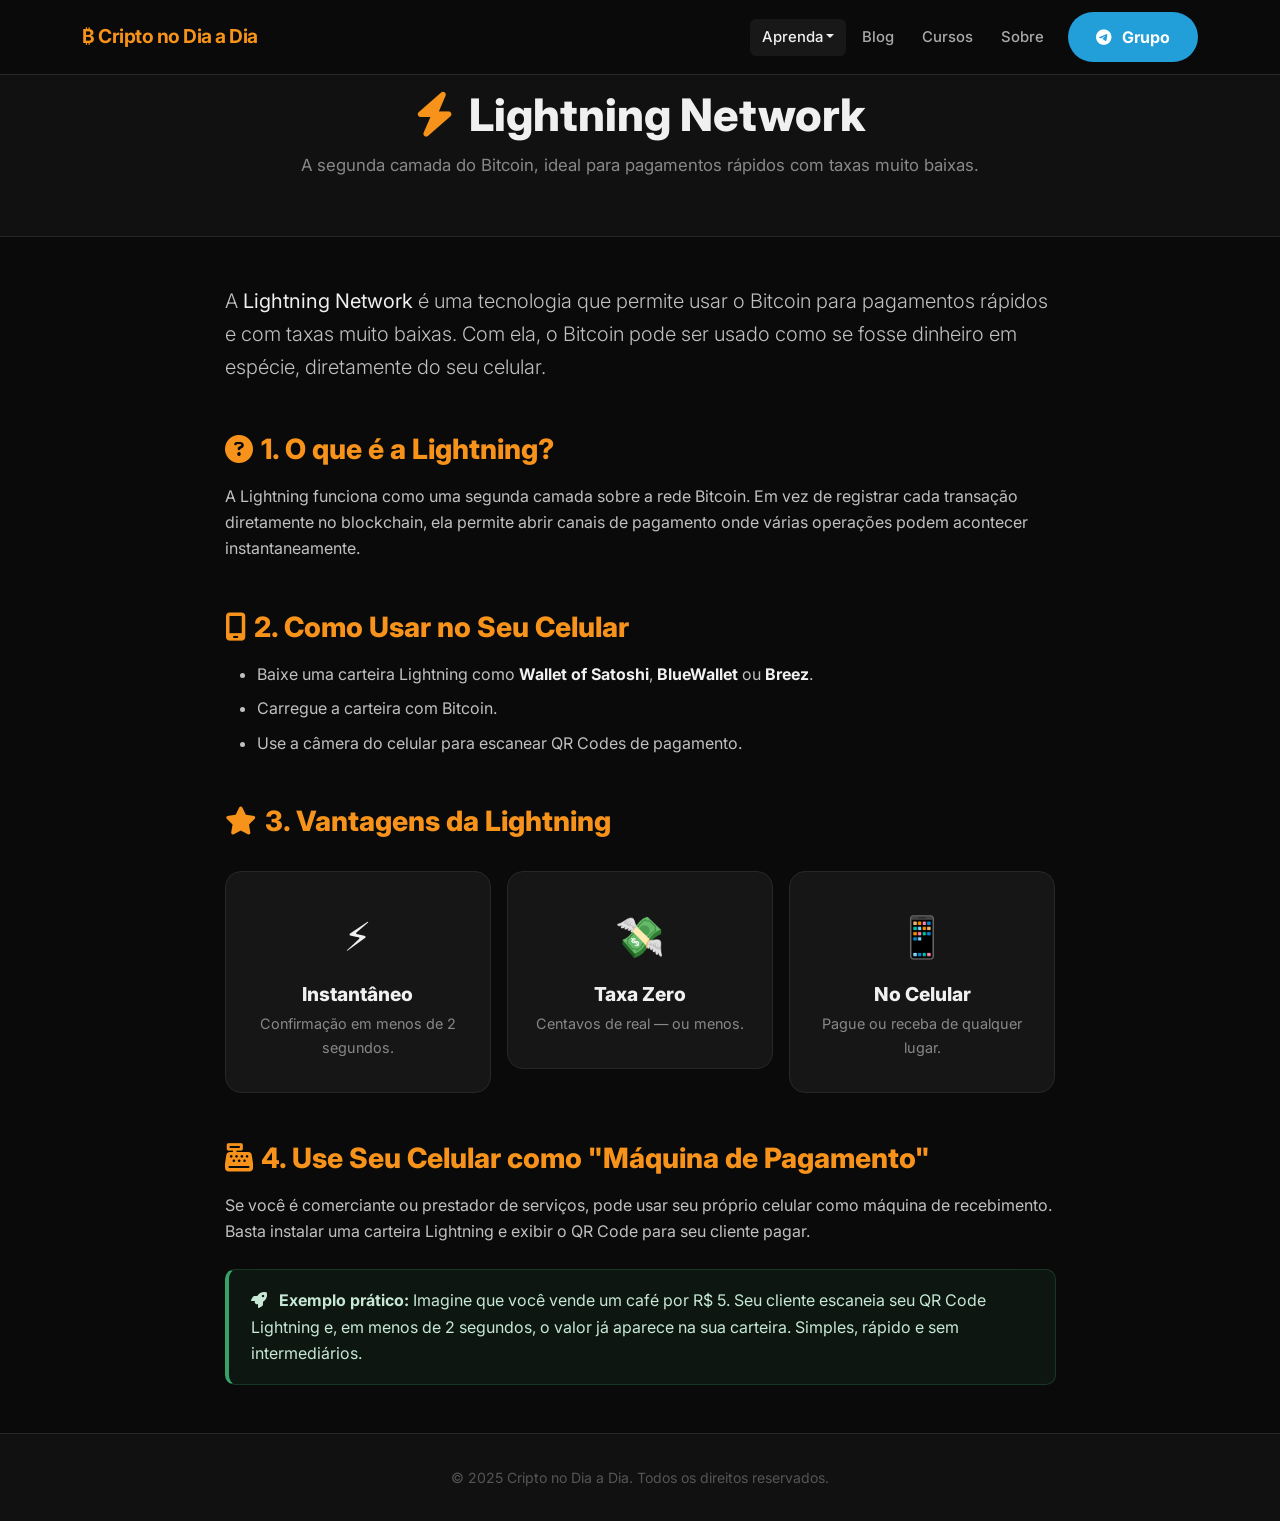
<file: lightning.html>
<!doctype html>
<html lang="pt-BR">
<head>
  <meta charset="utf-8">
  <meta name="viewport" content="width=device-width, initial-scale=1">
  <title>Bitcoin Lightning Network — Guia Prático - Cripto no Dia a Dia</title>
  <link href="https://cdn.jsdelivr.net/npm/bootstrap@5.3.2/dist/css/bootstrap.min.css" rel="stylesheet">
  <link href="https://cdnjs.cloudflare.com/ajax/libs/font-awesome/6.4.2/css/all.min.css" rel="stylesheet">
  <link href="style.css" rel="stylesheet">
</head>
<body>

  <!-- Navbar -->
  <nav class="navbar navbar-expand-lg navbar-dark fixed-top shadow-sm">
    <div class="container">
      <a class="navbar-brand fw-bold" href="index.html">₿ Cripto no Dia a Dia</a>
      <button class="navbar-toggler border-0" data-bs-toggle="collapse" data-bs-target="#nav">
        <span class="navbar-toggler-icon"></span>
      </button>
      <div class="collapse navbar-collapse" id="nav">
        <ul class="navbar-nav ms-auto align-items-lg-center gap-1">
          <li class="nav-item dropdown">
            <a class="nav-link dropdown-toggle active" href="#" role="button" data-bs-toggle="dropdown">Aprenda</a>
            <ul class="dropdown-menu">
              <li><a class="dropdown-item" href="comprar.html"><i class="fa-solid fa-coins fa-fw me-2 text-accent"></i>Comprar</a></li>
              <li><a class="dropdown-item" href="receber.html"><i class="fa-solid fa-store fa-fw me-2 text-accent"></i>Receber</a></li>
              <li><a class="dropdown-item" href="pagar.html"><i class="fa-solid fa-wallet fa-fw me-2 text-accent"></i>Pagar</a></li>
              <li><a class="dropdown-item" href="armazenar.html"><i class="fa-solid fa-shield-halved fa-fw me-2 text-accent"></i>Armazenar</a></li>
              <li><a class="dropdown-item active" href="lightning.html"><i class="fa-solid fa-bolt fa-fw me-2 text-accent"></i>Lightning</a></li>
            </ul>
          </li>
          <li class="nav-item"><a class="nav-link" href="blog.html">Blog</a></li>
          <li class="nav-item"><a class="nav-link" href="cursos.html">Cursos</a></li>
          <li class="nav-item"><a class="nav-link" href="sobre.html">Sobre</a></li>
          <li class="nav-item ms-lg-2">
            <a class="btn-telegram" href="https://t.me/cripto_dia_a_dia" target="_blank">
              <i class="fab fa-telegram"></i> Grupo
            </a>
          </li>
        </ul>
      </div>
    </div>
  </nav>

  <!-- Header -->
  <div class="page-header">
    <div class="container">
      <h1><i class="fa-solid fa-bolt"></i> Lightning Network</h1>
      <p class="page-header-lead">A segunda camada do Bitcoin, ideal para pagamentos rápidos com taxas muito baixas.</p>
    </div>
  </div>

  <!-- Conteúdo -->
  <section class="section-dark py-5">
    <div class="container">
      <div class="row justify-content-center">
        <div class="col-lg-9">

          <p class="lead" style="color:#c0c0c0;">
            A <strong style="color:#f0f0f0;">Lightning Network</strong> é uma tecnologia que permite usar o Bitcoin para pagamentos rápidos e com taxas muito baixas.
            Com ela, o Bitcoin pode ser usado como se fosse dinheiro em espécie, diretamente do seu celular.
          </p>

          <h3 class="text-accent mt-5 mb-3"><i class="fa-solid fa-circle-question me-2"></i>1. O que é a Lightning?</h3>
          <p>A Lightning funciona como uma segunda camada sobre a rede Bitcoin. Em vez de registrar cada transação diretamente no blockchain, ela permite abrir canais de pagamento onde várias operações podem acontecer instantaneamente.</p>

          <h3 class="text-accent mt-5 mb-3"><i class="fa-solid fa-mobile-screen me-2"></i>2. Como Usar no Seu Celular</h3>
          <ul style="color:#c0c0c0;">
            <li class="mb-2">Baixe uma carteira Lightning como <strong style="color:#f0f0f0;">Wallet of Satoshi</strong>, <strong style="color:#f0f0f0;">BlueWallet</strong> ou <strong style="color:#f0f0f0;">Breez</strong>.</li>
            <li class="mb-2">Carregue a carteira com Bitcoin.</li>
            <li class="mb-2">Use a câmera do celular para escanear QR Codes de pagamento.</li>
          </ul>

          <h3 class="text-accent mt-5 mb-3"><i class="fa-solid fa-star me-2"></i>3. Vantagens da Lightning</h3>
          <div class="row g-3 mt-1">
            <div class="col-md-4">
              <div class="why-item">
                <span class="why-emoji">⚡</span>
                <h3>Instantâneo</h3>
                <p>Confirmação em menos de 2 segundos.</p>
              </div>
            </div>
            <div class="col-md-4">
              <div class="why-item">
                <span class="why-emoji">💸</span>
                <h3>Taxa Zero</h3>
                <p>Centavos de real — ou menos.</p>
              </div>
            </div>
            <div class="col-md-4">
              <div class="why-item">
                <span class="why-emoji">📱</span>
                <h3>No Celular</h3>
                <p>Pague ou receba de qualquer lugar.</p>
              </div>
            </div>
          </div>

          <h3 class="text-accent mt-5 mb-3"><i class="fa-solid fa-cash-register me-2"></i>4. Use Seu Celular como "Máquina de Pagamento"</h3>
          <p>Se você é comerciante ou prestador de serviços, pode usar seu próprio celular como máquina de recebimento. Basta instalar uma carteira Lightning e exibir o QR Code para seu cliente pagar.</p>

          <div class="alert-info-dark mt-4">
            <i class="fa-solid fa-rocket me-2"></i>
            <strong>Exemplo prático:</strong> Imagine que você vende um café por R$ 5. Seu cliente escaneia seu QR Code Lightning e, em menos de 2 segundos, o valor já aparece na sua carteira. Simples, rápido e sem intermediários.
          </div>

        </div>
      </div>
    </div>
  </section>

  <!-- Footer -->
  <footer class="footer-dark">
    <div class="container">
      <p>© 2025 Cripto no Dia a Dia. Todos os direitos reservados.</p>
    </div>
  </footer>

  <script src="https://cdn.jsdelivr.net/npm/bootstrap@5.3.2/dist/js/bootstrap.bundle.min.js"></script>
</body>
</html>
</file>
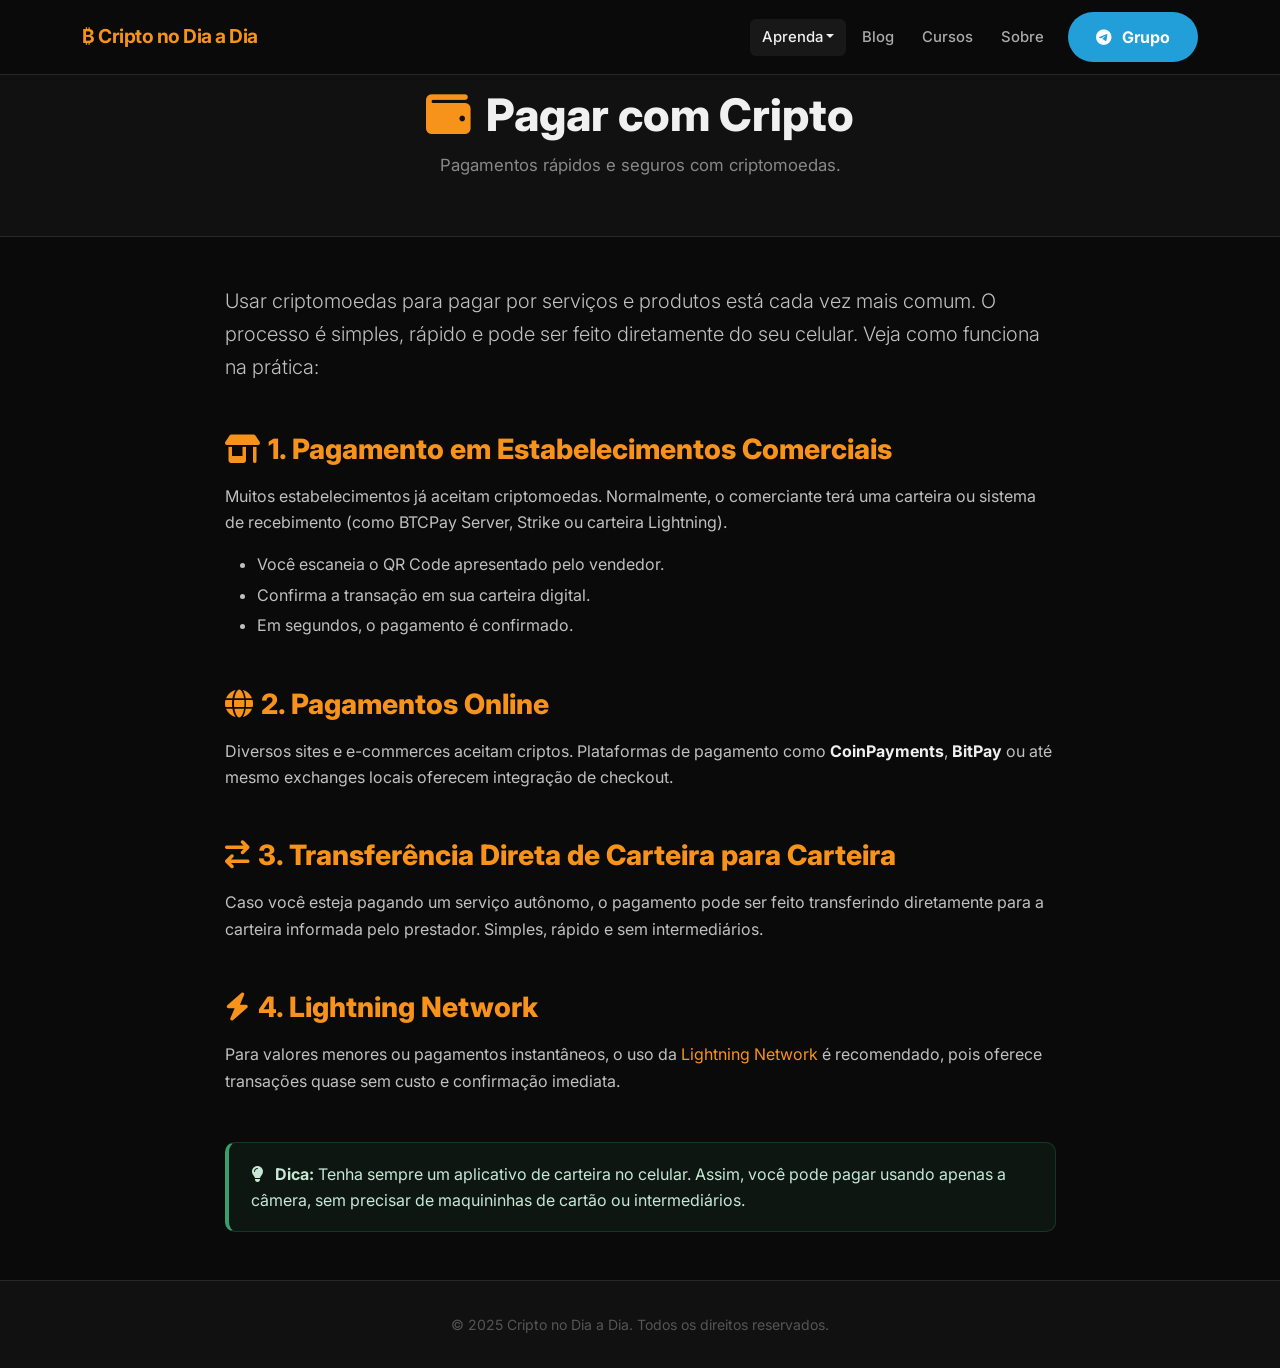
<file: pagar.html>
<!doctype html>
<html lang="pt-BR">
<head>
  <meta charset="utf-8">
  <meta name="viewport" content="width=device-width, initial-scale=1">
  <title>Pagar com Cripto - Cripto no Dia a Dia</title>
  <link href="https://cdn.jsdelivr.net/npm/bootstrap@5.3.2/dist/css/bootstrap.min.css" rel="stylesheet">
  <link href="https://cdnjs.cloudflare.com/ajax/libs/font-awesome/6.4.2/css/all.min.css" rel="stylesheet">
  <link href="style.css" rel="stylesheet">
</head>
<body>

  <!-- Navbar -->
  <nav class="navbar navbar-expand-lg navbar-dark fixed-top shadow-sm">
    <div class="container">
      <a class="navbar-brand fw-bold" href="index.html">₿ Cripto no Dia a Dia</a>
      <button class="navbar-toggler border-0" data-bs-toggle="collapse" data-bs-target="#nav">
        <span class="navbar-toggler-icon"></span>
      </button>
      <div class="collapse navbar-collapse" id="nav">
        <ul class="navbar-nav ms-auto align-items-lg-center gap-1">
          <li class="nav-item dropdown">
            <a class="nav-link dropdown-toggle active" href="#" role="button" data-bs-toggle="dropdown">Aprenda</a>
            <ul class="dropdown-menu">
              <li><a class="dropdown-item" href="comprar.html"><i class="fa-solid fa-coins fa-fw me-2 text-accent"></i>Comprar</a></li>
              <li><a class="dropdown-item" href="receber.html"><i class="fa-solid fa-store fa-fw me-2 text-accent"></i>Receber</a></li>
              <li><a class="dropdown-item active" href="pagar.html"><i class="fa-solid fa-wallet fa-fw me-2 text-accent"></i>Pagar</a></li>
              <li><a class="dropdown-item" href="armazenar.html"><i class="fa-solid fa-shield-halved fa-fw me-2 text-accent"></i>Armazenar</a></li>
              <li><a class="dropdown-item" href="lightning.html"><i class="fa-solid fa-bolt fa-fw me-2 text-accent"></i>Lightning</a></li>
            </ul>
          </li>
          <li class="nav-item"><a class="nav-link" href="blog.html">Blog</a></li>
          <li class="nav-item"><a class="nav-link" href="cursos.html">Cursos</a></li>
          <li class="nav-item"><a class="nav-link" href="sobre.html">Sobre</a></li>
          <li class="nav-item ms-lg-2">
            <a class="btn-telegram" href="https://t.me/cripto_dia_a_dia" target="_blank">
              <i class="fab fa-telegram"></i> Grupo
            </a>
          </li>
        </ul>
      </div>
    </div>
  </nav>

  <!-- Header -->
  <div class="page-header">
    <div class="container">
      <h1><i class="fa-solid fa-wallet"></i> Pagar com Cripto</h1>
      <p class="page-header-lead">Pagamentos rápidos e seguros com criptomoedas.</p>
    </div>
  </div>

  <!-- Conteúdo -->
  <section class="section-dark py-5">
    <div class="container">
      <div class="row justify-content-center">
        <div class="col-lg-9">

          <p class="lead" style="color:#c0c0c0;">
            Usar criptomoedas para pagar por serviços e produtos está cada vez mais comum.
            O processo é simples, rápido e pode ser feito diretamente do seu celular.
            Veja como funciona na prática:
          </p>

          <h3 class="text-accent mt-5 mb-3"><i class="fa-solid fa-shop me-2"></i>1. Pagamento em Estabelecimentos Comerciais</h3>
          <p>Muitos estabelecimentos já aceitam criptomoedas. Normalmente, o comerciante terá uma carteira ou sistema de recebimento (como BTCPay Server, Strike ou carteira Lightning).</p>
          <ul style="color:#c0c0c0;">
            <li class="mb-1">Você escaneia o QR Code apresentado pelo vendedor.</li>
            <li class="mb-1">Confirma a transação em sua carteira digital.</li>
            <li class="mb-1">Em segundos, o pagamento é confirmado.</li>
          </ul>

          <h3 class="text-accent mt-5 mb-3"><i class="fa-solid fa-globe me-2"></i>2. Pagamentos Online</h3>
          <p>Diversos sites e e-commerces aceitam criptos. Plataformas de pagamento como <strong style="color:#f0f0f0;">CoinPayments</strong>, <strong style="color:#f0f0f0;">BitPay</strong> ou até mesmo exchanges locais oferecem integração de checkout.</p>

          <h3 class="text-accent mt-5 mb-3"><i class="fa-solid fa-arrow-right-arrow-left me-2"></i>3. Transferência Direta de Carteira para Carteira</h3>
          <p>Caso você esteja pagando um serviço autônomo, o pagamento pode ser feito transferindo diretamente para a carteira informada pelo prestador. Simples, rápido e sem intermediários.</p>

          <h3 class="text-accent mt-5 mb-3"><i class="fa-solid fa-bolt me-2"></i>4. Lightning Network</h3>
          <p>Para valores menores ou pagamentos instantâneos, o uso da <a href="lightning.html">Lightning Network</a> é recomendado, pois oferece transações quase sem custo e confirmação imediata.</p>

          <div class="alert-info-dark mt-5">
            <i class="fa-solid fa-lightbulb me-2"></i>
            <strong>Dica:</strong> Tenha sempre um aplicativo de carteira no celular. Assim, você pode pagar usando apenas a câmera, sem precisar de maquininhas de cartão ou intermediários.
          </div>

        </div>
      </div>
    </div>
  </section>

  <!-- Footer -->
  <footer class="footer-dark">
    <div class="container">
      <p>© 2025 Cripto no Dia a Dia. Todos os direitos reservados.</p>
    </div>
  </footer>

  <script src="https://cdn.jsdelivr.net/npm/bootstrap@5.3.2/dist/js/bootstrap.bundle.min.js"></script>
</body>
</html>
</file>
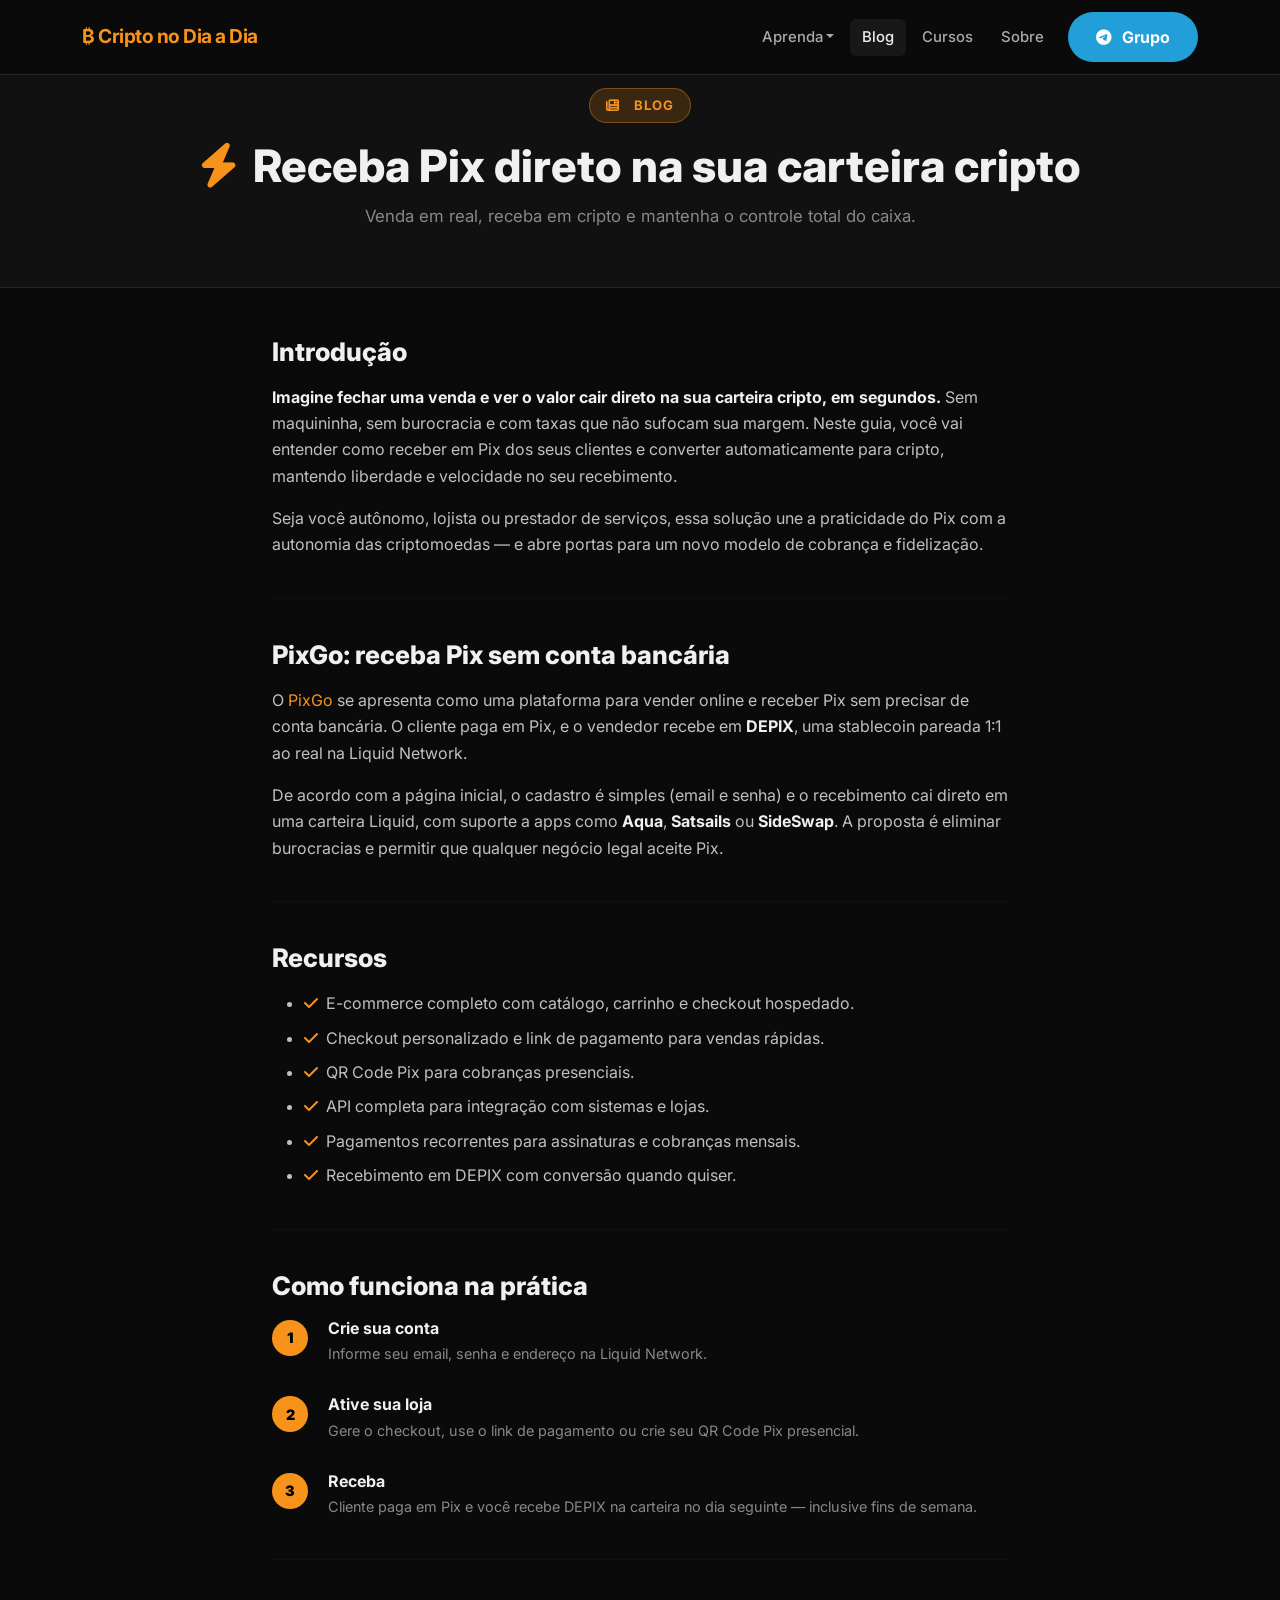
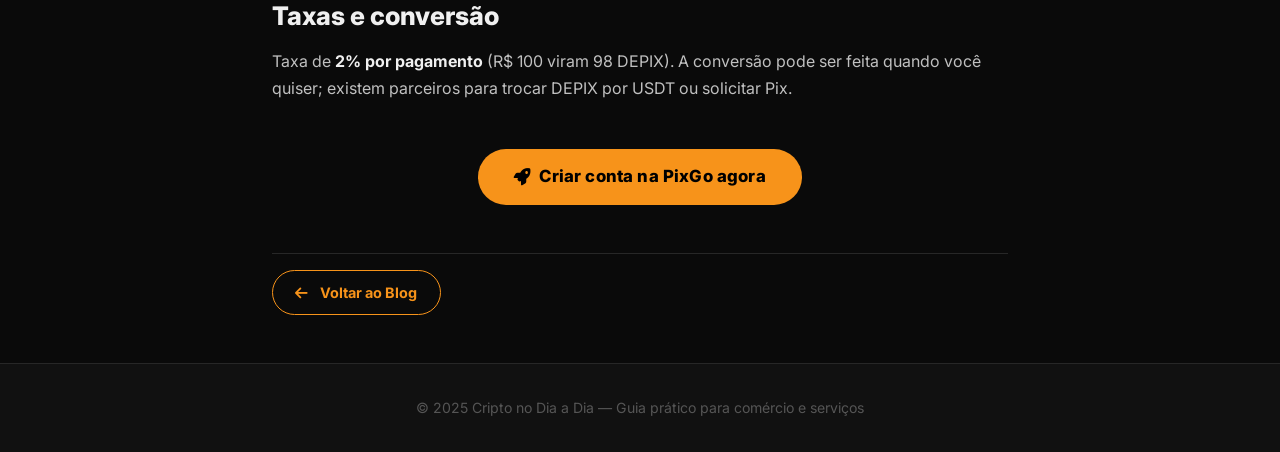
<file: receber-pix-carteira-cripto.html>
<!doctype html>
<html lang="pt-BR">
<head>
  <meta charset="utf-8">
  <meta name="viewport" content="width=device-width, initial-scale=1">
  <title>Receba Pix direto na sua carteira cripto - Cripto no Dia a Dia</title>
  <link href="https://cdn.jsdelivr.net/npm/bootstrap@5.3.2/dist/css/bootstrap.min.css" rel="stylesheet">
  <link href="https://cdnjs.cloudflare.com/ajax/libs/font-awesome/6.4.2/css/all.min.css" rel="stylesheet">
  <link href="style.css" rel="stylesheet">
</head>
<body>

  <!-- Navbar -->
  <nav class="navbar navbar-expand-lg navbar-dark fixed-top shadow-sm">
    <div class="container">
      <a class="navbar-brand fw-bold" href="index.html">₿ Cripto no Dia a Dia</a>
      <button class="navbar-toggler border-0" data-bs-toggle="collapse" data-bs-target="#nav">
        <span class="navbar-toggler-icon"></span>
      </button>
      <div class="collapse navbar-collapse" id="nav">
        <ul class="navbar-nav ms-auto align-items-lg-center gap-1">
          <li class="nav-item dropdown">
            <a class="nav-link dropdown-toggle" href="#" role="button" data-bs-toggle="dropdown">Aprenda</a>
            <ul class="dropdown-menu">
              <li><a class="dropdown-item" href="comprar.html"><i class="fa-solid fa-coins fa-fw me-2 text-accent"></i>Comprar</a></li>
              <li><a class="dropdown-item" href="receber.html"><i class="fa-solid fa-store fa-fw me-2 text-accent"></i>Receber</a></li>
              <li><a class="dropdown-item" href="pagar.html"><i class="fa-solid fa-wallet fa-fw me-2 text-accent"></i>Pagar</a></li>
              <li><a class="dropdown-item" href="armazenar.html"><i class="fa-solid fa-shield-halved fa-fw me-2 text-accent"></i>Armazenar</a></li>
              <li><a class="dropdown-item" href="lightning.html"><i class="fa-solid fa-bolt fa-fw me-2 text-accent"></i>Lightning</a></li>
            </ul>
          </li>
          <li class="nav-item"><a class="nav-link active" href="blog.html">Blog</a></li>
          <li class="nav-item"><a class="nav-link" href="cursos.html">Cursos</a></li>
          <li class="nav-item"><a class="nav-link" href="sobre.html">Sobre</a></li>
          <li class="nav-item ms-lg-2">
            <a class="btn-telegram" href="https://t.me/cripto_dia_a_dia" target="_blank">
              <i class="fab fa-telegram"></i> Grupo
            </a>
          </li>
        </ul>
      </div>
    </div>
  </nav>

  <!-- Header -->
  <div class="page-header">
    <div class="container">
      <span class="hero-badge d-inline-flex mb-3"><i class="fa-solid fa-newspaper"></i> Blog</span>
      <h1><i class="fa-solid fa-bolt"></i> Receba Pix direto na sua carteira cripto</h1>
      <p class="page-header-lead">Venda em real, receba em cripto e mantenha o controle total do caixa.</p>
    </div>
  </div>

  <!-- Conteúdo -->
  <main class="section-dark py-5">
    <div class="container">
      <div class="row justify-content-center">
        <div class="col-lg-8">

          <h2 class="mb-3" style="font-size:1.6rem;">Introdução</h2>
          <p><strong style="color:#f0f0f0;">Imagine fechar uma venda e ver o valor cair direto na sua carteira cripto, em segundos.</strong> Sem maquininha, sem burocracia e com taxas que não sufocam sua margem. Neste guia, você vai entender como receber em Pix dos seus clientes e converter automaticamente para cripto, mantendo liberdade e velocidade no seu recebimento.</p>
          <p>Seja você autônomo, lojista ou prestador de serviços, essa solução une a praticidade do Pix com a autonomia das criptomoedas — e abre portas para um novo modelo de cobrança e fidelização.</p>

          <hr style="border-color: var(--border); margin: 2.5rem 0;">

          <h2 class="mb-3" style="font-size:1.6rem;">PixGo: receba Pix sem conta bancária</h2>
          <p>O <a href="https://pixgo.org/register.php?refer=seubot" target="_blank" rel="noopener">PixGo</a> se apresenta como uma plataforma para vender online e receber Pix sem precisar de conta bancária. O cliente paga em Pix, e o vendedor recebe em <strong style="color:#f0f0f0;">DEPIX</strong>, uma stablecoin pareada 1:1 ao real na Liquid Network.</p>
          <p>De acordo com a página inicial, o cadastro é simples (email e senha) e o recebimento cai direto em uma carteira Liquid, com suporte a apps como <strong style="color:#f0f0f0;">Aqua</strong>, <strong style="color:#f0f0f0;">Satsails</strong> ou <strong style="color:#f0f0f0;">SideSwap</strong>. A proposta é eliminar burocracias e permitir que qualquer negócio legal aceite Pix.</p>

          <hr style="border-color: var(--border); margin: 2.5rem 0;">

          <h2 class="mb-3" style="font-size:1.6rem;">Recursos</h2>
          <ul style="color:#c0c0c0;">
            <li class="mb-2"><i class="fa-solid fa-check text-accent me-2"></i>E-commerce completo com catálogo, carrinho e checkout hospedado.</li>
            <li class="mb-2"><i class="fa-solid fa-check text-accent me-2"></i>Checkout personalizado e link de pagamento para vendas rápidas.</li>
            <li class="mb-2"><i class="fa-solid fa-check text-accent me-2"></i>QR Code Pix para cobranças presenciais.</li>
            <li class="mb-2"><i class="fa-solid fa-check text-accent me-2"></i>API completa para integração com sistemas e lojas.</li>
            <li class="mb-2"><i class="fa-solid fa-check text-accent me-2"></i>Pagamentos recorrentes para assinaturas e cobranças mensais.</li>
            <li class="mb-2"><i class="fa-solid fa-check text-accent me-2"></i>Recebimento em DEPIX com conversão quando quiser.</li>
          </ul>

          <hr style="border-color: var(--border); margin: 2.5rem 0;">

          <h2 class="mb-3" style="font-size:1.6rem;">Como funciona na prática</h2>
          <div class="mt-3">
            <div class="step-item"><div class="step-num">1</div><div class="step-body"><h5>Crie sua conta</h5><p>Informe seu email, senha e endereço na Liquid Network.</p></div></div>
            <div class="step-item"><div class="step-num">2</div><div class="step-body"><h5>Ative sua loja</h5><p>Gere o checkout, use o link de pagamento ou crie seu QR Code Pix presencial.</p></div></div>
            <div class="step-item"><div class="step-num">3</div><div class="step-body"><h5>Receba</h5><p>Cliente paga em Pix e você recebe DEPIX na carteira no dia seguinte — inclusive fins de semana.</p></div></div>
          </div>

          <hr style="border-color: var(--border); margin: 2.5rem 0;">

          <h2 class="mb-3" style="font-size:1.6rem;">Taxas e conversão</h2>
          <p>Taxa de <strong style="color:#f0f0f0;">2% por pagamento</strong> (R$ 100 viram 98 DEPIX). A conversão pode ser feita quando você quiser; existem parceiros para trocar DEPIX por USDT ou solicitar Pix.</p>

          <div class="text-center mt-5">
            <a class="btn-crypto" href="https://pixgo.org/register.php?refer=seubot" target="_blank" rel="noopener" style="font-size:1.05rem; padding:.9rem 2.25rem;">
              <i class="fa-solid fa-rocket"></i> Criar conta na PixGo agora
            </a>
          </div>

          <div class="mt-5 pt-3" style="border-top:1px solid var(--border);">
            <a href="blog.html" class="btn-crypto-outline">
              <i class="fa-solid fa-arrow-left me-1"></i> Voltar ao Blog
            </a>
          </div>

        </div>
      </div>
    </div>
  </main>

  <!-- Footer -->
  <footer class="footer-dark">
    <div class="container">
      <p>© 2025 Cripto no Dia a Dia — Guia prático para comércio e serviços</p>
    </div>
  </footer>

  <script src="https://cdn.jsdelivr.net/npm/bootstrap@5.3.2/dist/js/bootstrap.bundle.min.js"></script>
</body>
</html>
</file>
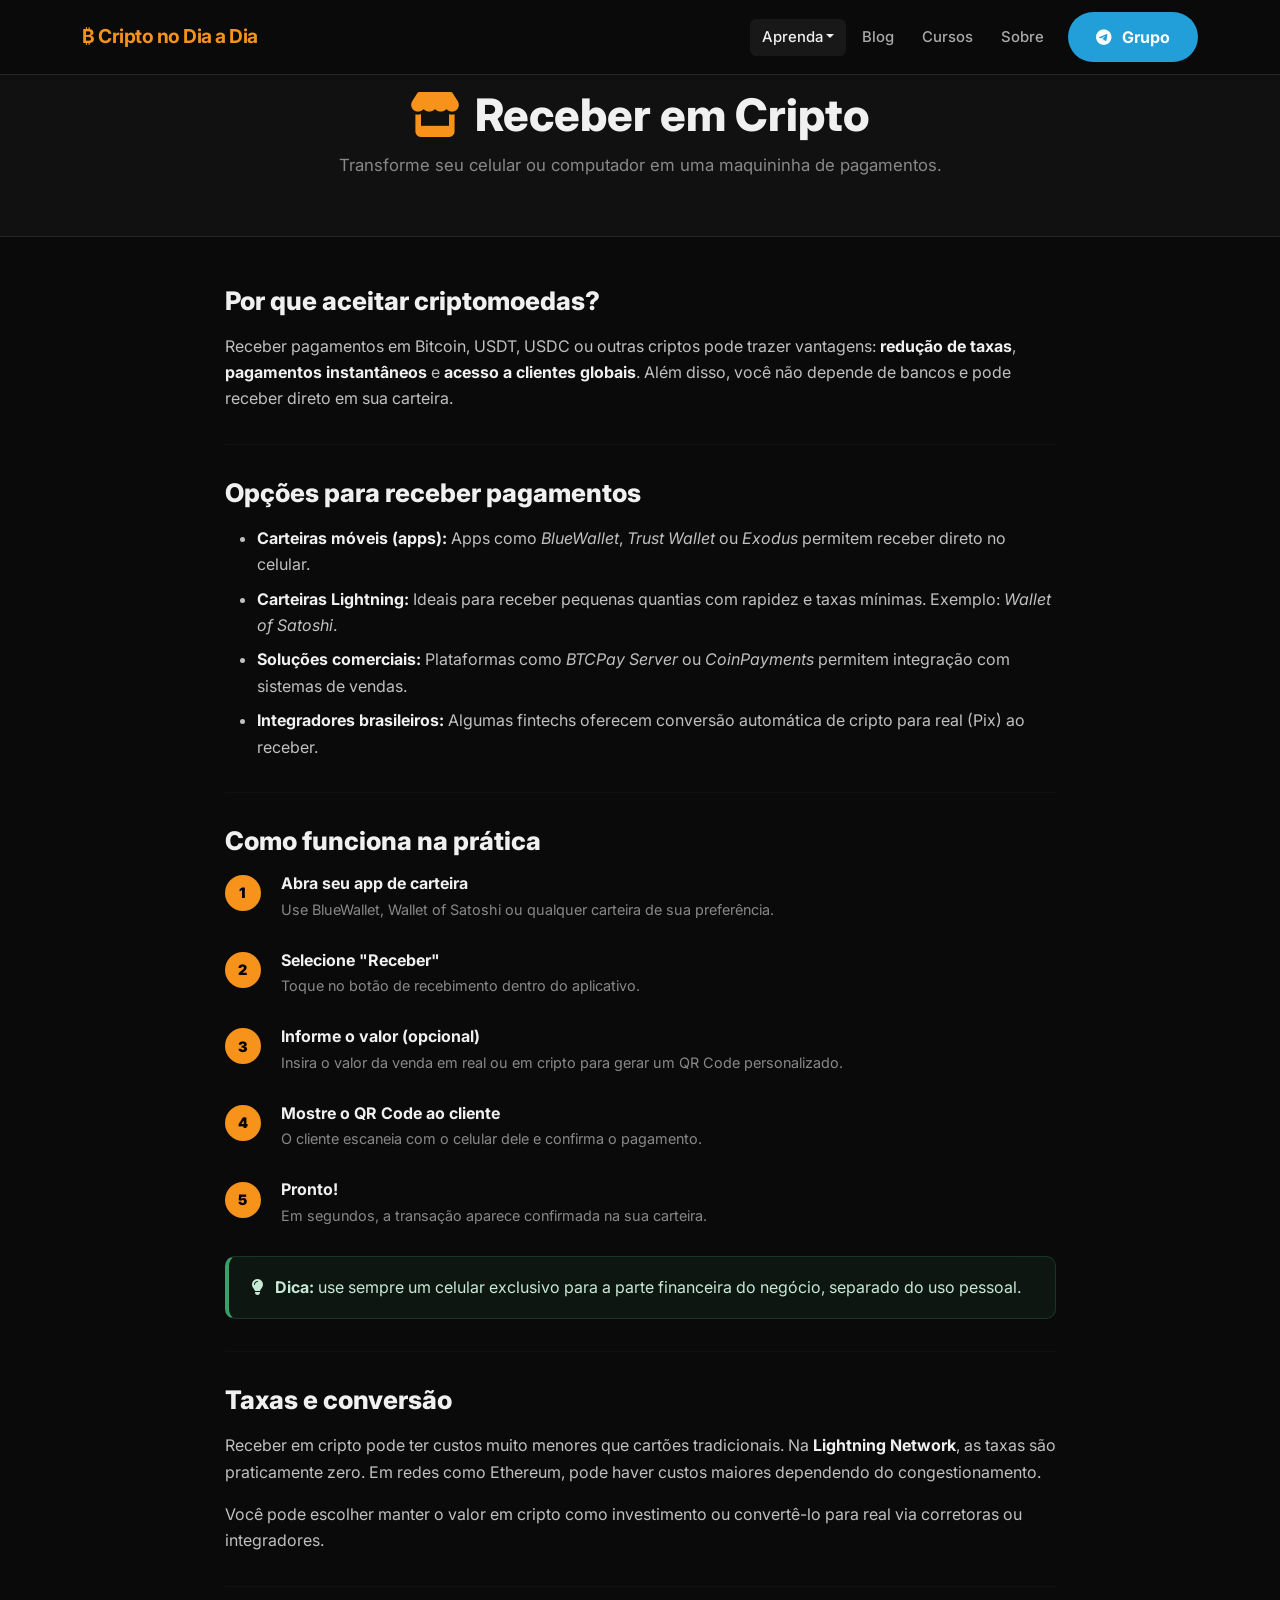
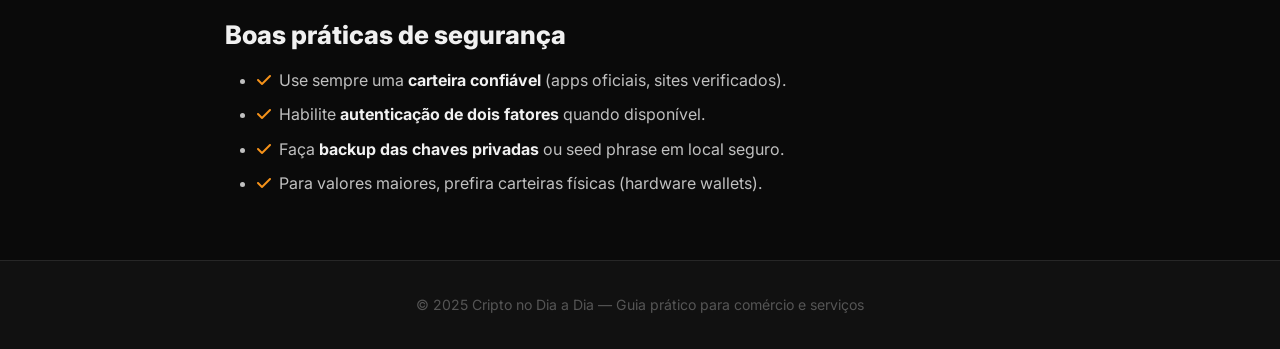
<file: receber.html>
<!doctype html>
<html lang="pt-BR">
<head>
  <meta charset="utf-8">
  <meta name="viewport" content="width=device-width, initial-scale=1">
  <title>Receber Pagamentos em Cripto - Cripto no Dia a Dia</title>
  <link href="https://cdn.jsdelivr.net/npm/bootstrap@5.3.2/dist/css/bootstrap.min.css" rel="stylesheet">
  <link href="https://cdnjs.cloudflare.com/ajax/libs/font-awesome/6.4.2/css/all.min.css" rel="stylesheet">
  <link href="style.css" rel="stylesheet">
</head>
<body>

  <!-- Navbar -->
  <nav class="navbar navbar-expand-lg navbar-dark fixed-top shadow-sm">
    <div class="container">
      <a class="navbar-brand fw-bold" href="index.html">₿ Cripto no Dia a Dia</a>
      <button class="navbar-toggler border-0" data-bs-toggle="collapse" data-bs-target="#nav">
        <span class="navbar-toggler-icon"></span>
      </button>
      <div class="collapse navbar-collapse" id="nav">
        <ul class="navbar-nav ms-auto align-items-lg-center gap-1">
          <li class="nav-item dropdown">
            <a class="nav-link dropdown-toggle active" href="#" role="button" data-bs-toggle="dropdown">Aprenda</a>
            <ul class="dropdown-menu">
              <li><a class="dropdown-item" href="comprar.html"><i class="fa-solid fa-coins fa-fw me-2 text-accent"></i>Comprar</a></li>
              <li><a class="dropdown-item active" href="receber.html"><i class="fa-solid fa-store fa-fw me-2 text-accent"></i>Receber</a></li>
              <li><a class="dropdown-item" href="pagar.html"><i class="fa-solid fa-wallet fa-fw me-2 text-accent"></i>Pagar</a></li>
              <li><a class="dropdown-item" href="armazenar.html"><i class="fa-solid fa-shield-halved fa-fw me-2 text-accent"></i>Armazenar</a></li>
              <li><a class="dropdown-item" href="lightning.html"><i class="fa-solid fa-bolt fa-fw me-2 text-accent"></i>Lightning</a></li>
            </ul>
          </li>
          <li class="nav-item"><a class="nav-link" href="blog.html">Blog</a></li>
          <li class="nav-item"><a class="nav-link" href="cursos.html">Cursos</a></li>
          <li class="nav-item"><a class="nav-link" href="sobre.html">Sobre</a></li>
          <li class="nav-item ms-lg-2">
            <a class="btn-telegram" href="https://t.me/cripto_dia_a_dia" target="_blank">
              <i class="fab fa-telegram"></i> Grupo
            </a>
          </li>
        </ul>
      </div>
    </div>
  </nav>

  <!-- Header -->
  <div class="page-header">
    <div class="container">
      <h1><i class="fa-solid fa-store"></i> Receber em Cripto</h1>
      <p class="page-header-lead">Transforme seu celular ou computador em uma maquininha de pagamentos.</p>
    </div>
  </div>

  <!-- Conteúdo -->
  <main class="section-dark py-5">
    <div class="container">
      <div class="row justify-content-center">
        <div class="col-lg-9">

          <h2 class="mb-3" style="font-size:1.6rem;">Por que aceitar criptomoedas?</h2>
          <p>Receber pagamentos em Bitcoin, USDT, USDC ou outras criptos pode trazer vantagens:
            <strong style="color:#f0f0f0;">redução de taxas</strong>, <strong style="color:#f0f0f0;">pagamentos instantâneos</strong> e
            <strong style="color:#f0f0f0;">acesso a clientes globais</strong>. Além disso, você não depende de bancos e pode receber direto em sua carteira.</p>

          <hr style="border-color: var(--border); margin: 2rem 0;">

          <h2 class="mb-3" style="font-size:1.6rem;">Opções para receber pagamentos</h2>
          <ul style="color:#c0c0c0;">
            <li class="mb-2"><strong style="color:#f0f0f0;">Carteiras móveis (apps):</strong> Apps como <em>BlueWallet</em>, <em>Trust Wallet</em> ou <em>Exodus</em> permitem receber direto no celular.</li>
            <li class="mb-2"><strong style="color:#f0f0f0;">Carteiras Lightning:</strong> Ideais para receber pequenas quantias com rapidez e taxas mínimas. Exemplo: <em>Wallet of Satoshi</em>.</li>
            <li class="mb-2"><strong style="color:#f0f0f0;">Soluções comerciais:</strong> Plataformas como <em>BTCPay Server</em> ou <em>CoinPayments</em> permitem integração com sistemas de vendas.</li>
            <li class="mb-2"><strong style="color:#f0f0f0;">Integradores brasileiros:</strong> Algumas fintechs oferecem conversão automática de cripto para real (Pix) ao receber.</li>
          </ul>

          <hr style="border-color: var(--border); margin: 2rem 0;">

          <h2 class="mb-3" style="font-size:1.6rem;">Como funciona na prática</h2>
          <div class="mt-3">
            <div class="step-item"><div class="step-num">1</div><div class="step-body"><h5>Abra seu app de carteira</h5><p>Use BlueWallet, Wallet of Satoshi ou qualquer carteira de sua preferência.</p></div></div>
            <div class="step-item"><div class="step-num">2</div><div class="step-body"><h5>Selecione "Receber"</h5><p>Toque no botão de recebimento dentro do aplicativo.</p></div></div>
            <div class="step-item"><div class="step-num">3</div><div class="step-body"><h5>Informe o valor (opcional)</h5><p>Insira o valor da venda em real ou em cripto para gerar um QR Code personalizado.</p></div></div>
            <div class="step-item"><div class="step-num">4</div><div class="step-body"><h5>Mostre o QR Code ao cliente</h5><p>O cliente escaneia com o celular dele e confirma o pagamento.</p></div></div>
            <div class="step-item"><div class="step-num">5</div><div class="step-body"><h5>Pronto!</h5><p>Em segundos, a transação aparece confirmada na sua carteira.</p></div></div>
          </div>

          <div class="alert-info-dark my-4">
            <i class="fa-solid fa-lightbulb me-2"></i>
            <strong>Dica:</strong> use sempre um celular exclusivo para a parte financeira do negócio, separado do uso pessoal.
          </div>

          <hr style="border-color: var(--border); margin: 2rem 0;">

          <h2 class="mb-3" style="font-size:1.6rem;">Taxas e conversão</h2>
          <p>Receber em cripto pode ter custos muito menores que cartões tradicionais. Na <strong style="color:#f0f0f0;">Lightning Network</strong>, as taxas são praticamente zero. Em redes como Ethereum, pode haver custos maiores dependendo do congestionamento.</p>
          <p>Você pode escolher manter o valor em cripto como investimento ou convertê-lo para real via corretoras ou integradores.</p>

          <hr style="border-color: var(--border); margin: 2rem 0;">

          <h2 class="mb-3" style="font-size:1.6rem;">Boas práticas de segurança</h2>
          <ul style="color:#c0c0c0;">
            <li class="mb-2"><i class="fa-solid fa-check text-accent me-2"></i>Use sempre uma <strong style="color:#f0f0f0;">carteira confiável</strong> (apps oficiais, sites verificados).</li>
            <li class="mb-2"><i class="fa-solid fa-check text-accent me-2"></i>Habilite <strong style="color:#f0f0f0;">autenticação de dois fatores</strong> quando disponível.</li>
            <li class="mb-2"><i class="fa-solid fa-check text-accent me-2"></i>Faça <strong style="color:#f0f0f0;">backup das chaves privadas</strong> ou seed phrase em local seguro.</li>
            <li class="mb-2"><i class="fa-solid fa-check text-accent me-2"></i>Para valores maiores, prefira carteiras físicas (hardware wallets).</li>
          </ul>

        </div>
      </div>
    </div>
  </main>

  <!-- Footer -->
  <footer class="footer-dark">
    <div class="container">
      <p>© 2025 Cripto no Dia a Dia — Guia prático para comércio e serviços</p>
    </div>
  </footer>

  <script src="https://cdn.jsdelivr.net/npm/bootstrap@5.3.2/dist/js/bootstrap.bundle.min.js"></script>
</body>
</html>
</file>
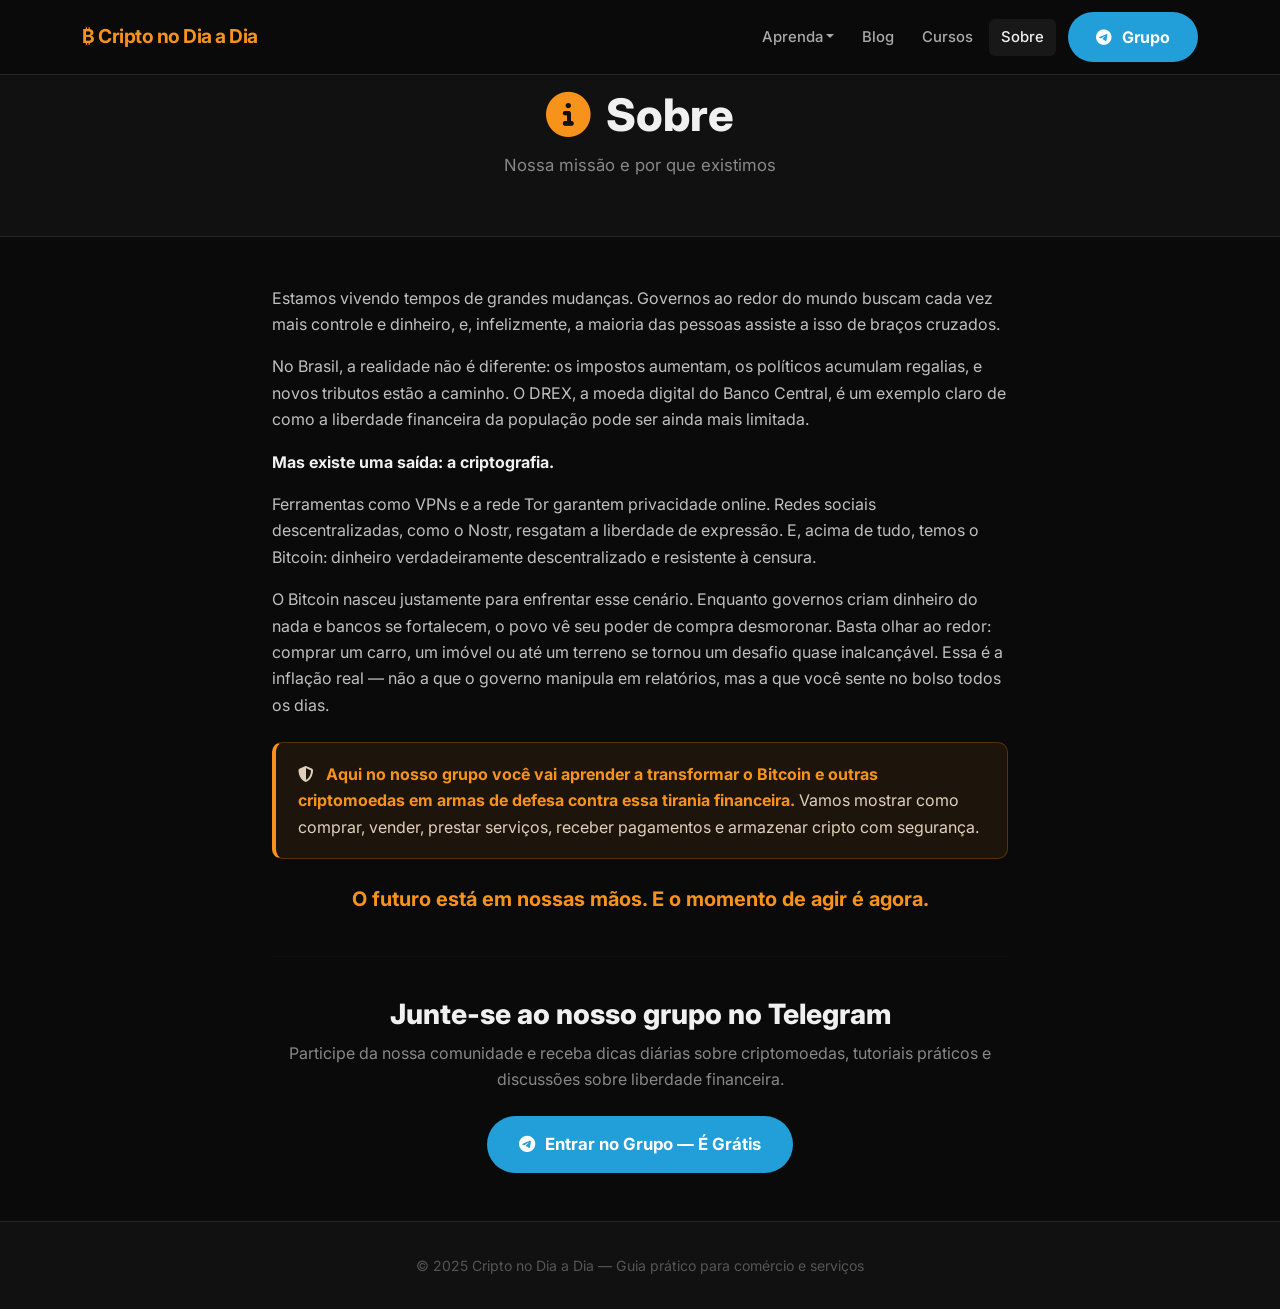
<file: sobre.html>
<!doctype html>
<html lang="pt-BR">
<head>
  <meta charset="utf-8">
  <meta name="viewport" content="width=device-width, initial-scale=1">
  <title>Sobre - Cripto no Dia a Dia</title>
  <link href="https://cdn.jsdelivr.net/npm/bootstrap@5.3.2/dist/css/bootstrap.min.css" rel="stylesheet">
  <link href="https://cdnjs.cloudflare.com/ajax/libs/font-awesome/6.4.2/css/all.min.css" rel="stylesheet">
  <link href="style.css" rel="stylesheet">
</head>
<body>

  <!-- Navbar -->
  <nav class="navbar navbar-expand-lg navbar-dark fixed-top shadow-sm">
    <div class="container">
      <a class="navbar-brand fw-bold" href="index.html">₿ Cripto no Dia a Dia</a>
      <button class="navbar-toggler border-0" data-bs-toggle="collapse" data-bs-target="#nav">
        <span class="navbar-toggler-icon"></span>
      </button>
      <div class="collapse navbar-collapse" id="nav">
        <ul class="navbar-nav ms-auto align-items-lg-center gap-1">
          <li class="nav-item dropdown">
            <a class="nav-link dropdown-toggle" href="#" role="button" data-bs-toggle="dropdown">Aprenda</a>
            <ul class="dropdown-menu">
              <li><a class="dropdown-item" href="comprar.html"><i class="fa-solid fa-coins fa-fw me-2 text-accent"></i>Comprar</a></li>
              <li><a class="dropdown-item" href="receber.html"><i class="fa-solid fa-store fa-fw me-2 text-accent"></i>Receber</a></li>
              <li><a class="dropdown-item" href="pagar.html"><i class="fa-solid fa-wallet fa-fw me-2 text-accent"></i>Pagar</a></li>
              <li><a class="dropdown-item" href="armazenar.html"><i class="fa-solid fa-shield-halved fa-fw me-2 text-accent"></i>Armazenar</a></li>
              <li><a class="dropdown-item" href="lightning.html"><i class="fa-solid fa-bolt fa-fw me-2 text-accent"></i>Lightning</a></li>
            </ul>
          </li>
          <li class="nav-item"><a class="nav-link" href="blog.html">Blog</a></li>
          <li class="nav-item"><a class="nav-link" href="cursos.html">Cursos</a></li>
          <li class="nav-item"><a class="nav-link active" href="sobre.html">Sobre</a></li>
          <li class="nav-item ms-lg-2">
            <a class="btn-telegram" href="https://t.me/cripto_dia_a_dia" target="_blank">
              <i class="fab fa-telegram"></i> Grupo
            </a>
          </li>
        </ul>
      </div>
    </div>
  </nav>

  <!-- Header -->
  <div class="page-header">
    <div class="container">
      <h1><i class="fa-solid fa-info-circle"></i> Sobre</h1>
      <p class="page-header-lead">Nossa missão e por que existimos</p>
    </div>
  </div>

  <!-- Conteúdo -->
  <main class="section-dark py-5">
    <div class="container">
      <div class="row justify-content-center">
        <div class="col-lg-8">
          <p>Estamos vivendo tempos de grandes mudanças. Governos ao redor do mundo buscam cada vez mais controle e dinheiro, e, infelizmente, a maioria das pessoas assiste a isso de braços cruzados.</p>

          <p>No Brasil, a realidade não é diferente: os impostos aumentam, os políticos acumulam regalias, e novos tributos estão a caminho. O DREX, a moeda digital do Banco Central, é um exemplo claro de como a liberdade financeira da população pode ser ainda mais limitada.</p>

          <p><strong style="color:#f0f0f0;">Mas existe uma saída: a criptografia.</strong></p>

          <p>Ferramentas como VPNs e a rede Tor garantem privacidade online. Redes sociais descentralizadas, como o Nostr, resgatam a liberdade de expressão. E, acima de tudo, temos o Bitcoin: dinheiro verdadeiramente descentralizado e resistente à censura.</p>

          <p>O Bitcoin nasceu justamente para enfrentar esse cenário. Enquanto governos criam dinheiro do nada e bancos se fortalecem, o povo vê seu poder de compra desmoronar. Basta olhar ao redor: comprar um carro, um imóvel ou até um terreno se tornou um desafio quase inalcançável. Essa é a inflação real — não a que o governo manipula em relatórios, mas a que você sente no bolso todos os dias.</p>

          <div class="alert-crypto my-4">
            <i class="fa-solid fa-shield-halved me-2"></i>
            <strong>Aqui no nosso grupo você vai aprender a transformar o Bitcoin e outras criptomoedas em armas de defesa contra essa tirania financeira.</strong> Vamos mostrar como comprar, vender, prestar serviços, receber pagamentos e armazenar cripto com segurança.
          </div>

          <p class="text-center fs-5 fw-bold text-accent">O futuro está em nossas mãos. E o momento de agir é agora.</p>

          <hr style="border-color: var(--border); margin: 2.5rem 0;">

          <div class="text-center">
            <h3 class="mb-2">Junte-se ao nosso grupo no Telegram</h3>
            <p class="mb-4" style="color:var(--text-muted);">Participe da nossa comunidade e receba dicas diárias sobre criptomoedas, tutoriais práticos e discussões sobre liberdade financeira.</p>
            <a href="https://t.me/cripto_dia_a_dia" target="_blank" class="btn-telegram" style="font-size:1.05rem; padding:.9rem 2rem;">
              <i class="fab fa-telegram"></i> Entrar no Grupo — É Grátis
            </a>
          </div>
        </div>
      </div>
    </div>
  </main>

  <!-- Footer -->
  <footer class="footer-dark">
    <div class="container">
      <p>© 2025 Cripto no Dia a Dia — Guia prático para comércio e serviços</p>
    </div>
  </footer>

  <script src="https://cdn.jsdelivr.net/npm/bootstrap@5.3.2/dist/js/bootstrap.bundle.min.js"></script>
</body>
</html>
</file>
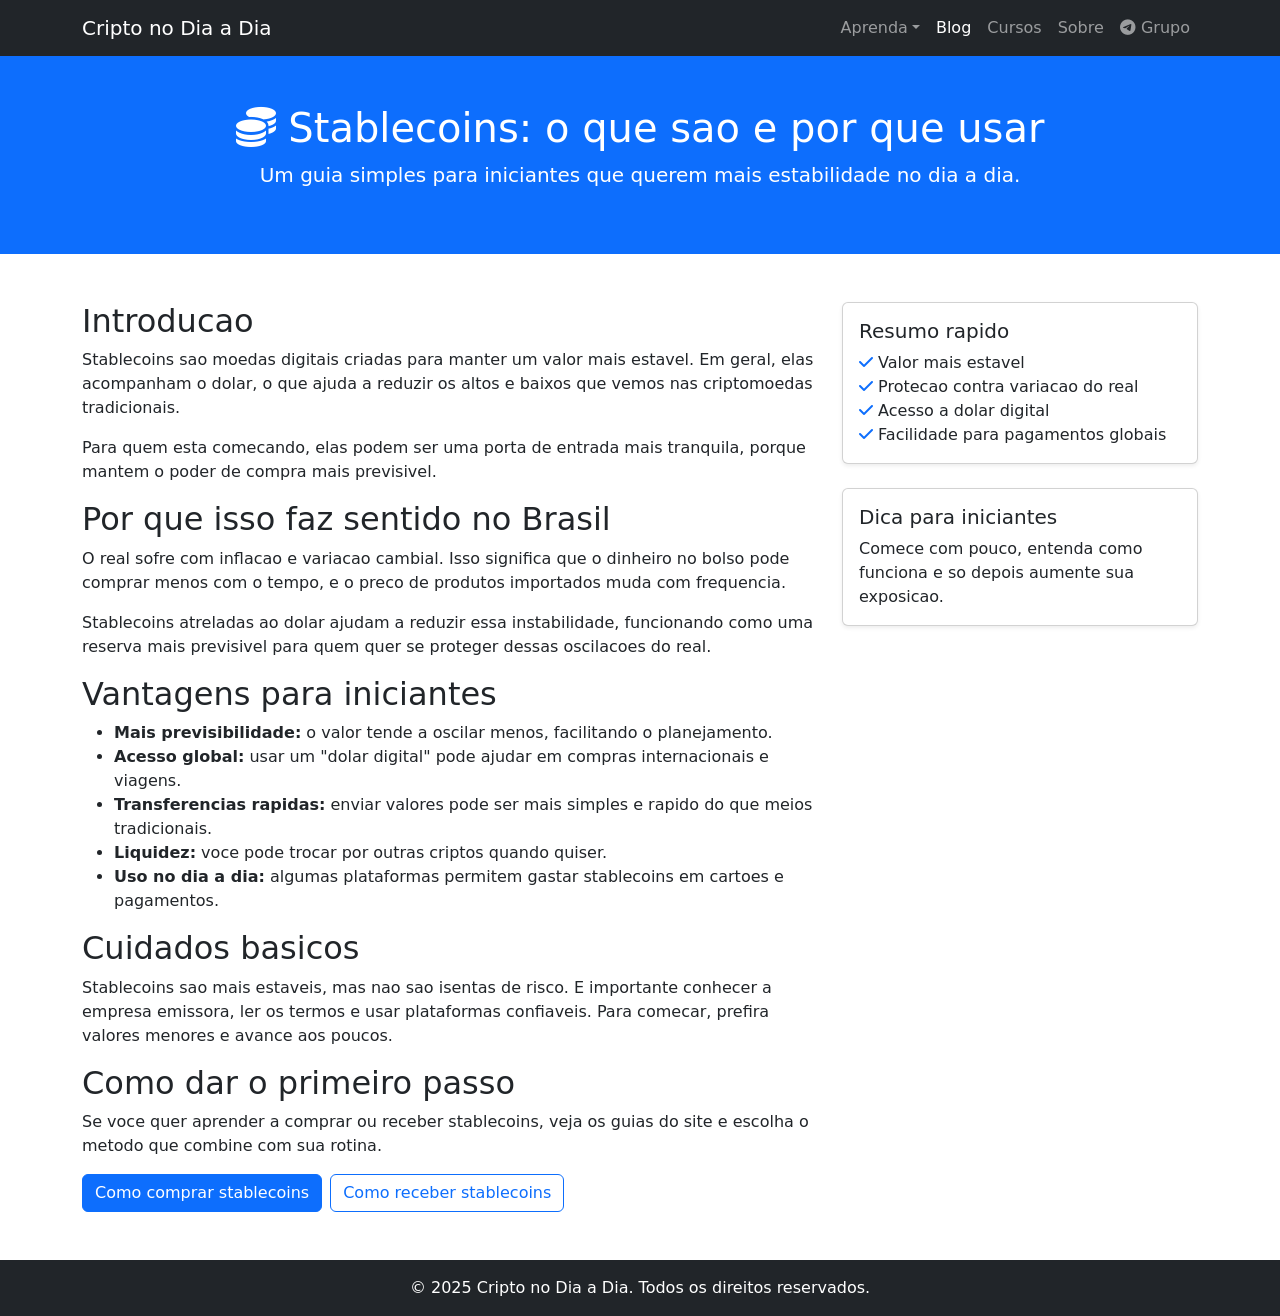
<file: stablecoins.html>
<!doctype html>
<html lang="pt-BR">
<head>
  <meta charset="utf-8">
  <meta name="viewport" content="width=device-width, initial-scale=1">
  <title>Stablecoins: o que sao e por que usar</title>
  <link href="https://cdn.jsdelivr.net/npm/bootstrap@5.3.2/dist/css/bootstrap.min.css" rel="stylesheet">
  <link href="https://cdnjs.cloudflare.com/ajax/libs/font-awesome/6.4.2/css/all.min.css" rel="stylesheet">
</head>
<body>
  <!-- Navbar -->
  <nav class="navbar navbar-expand-lg navbar-dark bg-dark">
    <div class="container">
      <a class="navbar-brand" href="index.html">Cripto no Dia a Dia</a>
      <button class="navbar-toggler" data-bs-toggle="collapse" data-bs-target="#nav">
        <span class="navbar-toggler-icon"></span>
      </button>
      <div class="collapse navbar-collapse" id="nav">
        <ul class="navbar-nav ms-auto">
          <li class="nav-item dropdown">
            <a class="nav-link dropdown-toggle" href="#" role="button" data-bs-toggle="dropdown">Aprenda</a>
            <ul class="dropdown-menu">
              <li><a class="dropdown-item" href="comprar.html">Comprar</a></li>
              <li><a class="dropdown-item" href="receber.html">Receber</a></li>
              <li><a class="dropdown-item" href="pagar.html">Pagar</a></li>
              <li><a class="dropdown-item" href="armazenar.html">Armazenar</a></li>
              <li><a class="dropdown-item" href="lightning.html">Lightning</a></li>
            </ul>
          </li>
          <li class="nav-item"><a class="nav-link active" href="blog.html">Blog</a></li>
          <li class="nav-item"><a class="nav-link" href="cursos.html">Cursos</a></li>
          <li class="nav-item"><a class="nav-link" href="sobre.html">Sobre</a></li>
          <li class="nav-item"><a class="nav-link" href="https://t.me/cripto_dia_a_dia" target="_blank"><i class="fab fa-telegram"></i> Grupo</a></li>
        </ul>
      </div>
    </div>
  </nav>

  <!-- Header -->
  <header class="bg-primary text-white text-center py-5">
    <div class="container">
      <h1><i class="fa-solid fa-coins"></i> Stablecoins: o que sao e por que usar</h1>
      <p class="lead">Um guia simples para iniciantes que querem mais estabilidade no dia a dia.</p>
    </div>
  </header>

  <!-- Conteudo -->
  <main class="container my-5">
    <div class="row g-4">
      <div class="col-lg-8">
        <h2>Introducao</h2>
        <p>Stablecoins sao moedas digitais criadas para manter um valor mais estavel. Em geral, elas acompanham o dolar, o que ajuda a reduzir os altos e baixos que vemos nas criptomoedas tradicionais.</p>
        <p>Para quem esta comecando, elas podem ser uma porta de entrada mais tranquila, porque mantem o poder de compra mais previsivel.</p>

        <h2>Por que isso faz sentido no Brasil</h2>
        <p>O real sofre com inflacao e variacao cambial. Isso significa que o dinheiro no bolso pode comprar menos com o tempo, e o preco de produtos importados muda com frequencia.</p>
        <p>Stablecoins atreladas ao dolar ajudam a reduzir essa instabilidade, funcionando como uma reserva mais previsivel para quem quer se proteger dessas oscilacoes do real.</p>

        <h2>Vantagens para iniciantes</h2>
        <ul>
          <li><strong>Mais previsibilidade:</strong> o valor tende a oscilar menos, facilitando o planejamento.</li>
          <li><strong>Acesso global:</strong> usar um "dolar digital" pode ajudar em compras internacionais e viagens.</li>
          <li><strong>Transferencias rapidas:</strong> enviar valores pode ser mais simples e rapido do que meios tradicionais.</li>
          <li><strong>Liquidez:</strong> voce pode trocar por outras criptos quando quiser.</li>
          <li><strong>Uso no dia a dia:</strong> algumas plataformas permitem gastar stablecoins em cartoes e pagamentos.</li>
        </ul>

        <h2>Cuidados basicos</h2>
        <p>Stablecoins sao mais estaveis, mas nao sao isentas de risco. E importante conhecer a empresa emissora, ler os termos e usar plataformas confiaveis. Para comecar, prefira valores menores e avance aos poucos.</p>

        <h2>Como dar o primeiro passo</h2>
        <p>Se voce quer aprender a comprar ou receber stablecoins, veja os guias do site e escolha o metodo que combine com sua rotina.</p>
        <div class="d-flex flex-wrap gap-2">
          <a class="btn btn-primary" href="comprar.html">Como comprar stablecoins</a>
          <a class="btn btn-outline-primary" href="receber.html">Como receber stablecoins</a>
        </div>
      </div>

      <div class="col-lg-4">
        <div class="card shadow-sm">
          <div class="card-body">
            <h5 class="card-title">Resumo rapido</h5>
            <ul class="list-unstyled mb-0">
              <li><i class="fa-solid fa-check text-primary"></i> Valor mais estavel</li>
              <li><i class="fa-solid fa-check text-primary"></i> Protecao contra variacao do real</li>
              <li><i class="fa-solid fa-check text-primary"></i> Acesso a dolar digital</li>
              <li><i class="fa-solid fa-check text-primary"></i> Facilidade para pagamentos globais</li>
            </ul>
          </div>
        </div>

        <div class="card shadow-sm mt-4">
          <div class="card-body">
            <h5 class="card-title">Dica para iniciantes</h5>
            <p class="mb-0">Comece com pouco, entenda como funciona e so depois aumente sua exposicao.</p>
          </div>
        </div>
      </div>
    </div>
  </main>

  <!-- Footer -->
  <footer class="bg-dark text-white text-center py-3">
    <p class="mb-0">&copy; 2025 Cripto no Dia a Dia. Todos os direitos reservados.</p>
  </footer>

  <script src="https://cdn.jsdelivr.net/npm/bootstrap@5.3.2/dist/js/bootstrap.bundle.min.js"></script>
</body>
</html>
</file>
<file: style.css>
/* ============================================================
   CRIPTO NO DIA A DIA — Design System Dark
   Inspirado em: abrahub.com/desafiobtc
   ============================================================ */

@import url('https://fonts.googleapis.com/css2?family=Inter:wght@400;500;600;700;800;900&display=swap');

/* ── Variables ───────────────────────────────────────────── */
:root {
  --bg-base:      #0a0a0a;
  --bg-surface:   #111111;
  --bg-card:      #161616;
  --bg-card-hover:#1e1e1e;
  --border:       #272727;
  --border-hover: #3a3a3a;
  --accent:       #f7931a;
  --accent-dark:  #d97d10;
  --accent-glow:  rgba(247,147,26,.18);
  --text:         #f0f0f0;
  --text-muted:   #888888;
  --text-faint:   #555555;
  --danger:       #e53e3e;
  --success:      #38a169;
  --radius:       10px;
  --radius-lg:    16px;
  --transition:   .2s ease;
}

/* ── Reset / Base ────────────────────────────────────────── */
*, *::before, *::after { box-sizing: border-box; }

html {
  scroll-behavior: smooth;
  font-size: 16px;
}

body {
  font-family: 'Inter', system-ui, sans-serif;
  background: var(--bg-base);
  color: var(--text);
  line-height: 1.65;
  margin: 0;
}

a { color: var(--accent); text-decoration: none; transition: color var(--transition); }
a:hover { color: var(--accent-dark); }

h1, h2, h3, h4, h5, h6 {
  font-weight: 800;
  line-height: 1.25;
  color: var(--text);
}

p { color: #c0c0c0; }

/* ── Scrollbar ───────────────────────────────────────────── */
::-webkit-scrollbar { width: 6px; }
::-webkit-scrollbar-track { background: var(--bg-base); }
::-webkit-scrollbar-thumb { background: var(--border-hover); border-radius: 3px; }
::-webkit-scrollbar-thumb:hover { background: var(--accent); }

/* ── Navbar ──────────────────────────────────────────────── */
.navbar {
  background: rgba(10,10,10,.92) !important;
  backdrop-filter: blur(12px);
  -webkit-backdrop-filter: blur(12px);
  border-bottom: 1px solid var(--border);
  padding-top: .75rem;
  padding-bottom: .75rem;
}

.navbar-brand {
  font-weight: 900;
  font-size: 1.2rem;
  color: var(--accent) !important;
  letter-spacing: -.5px;
}

.navbar-brand span { color: var(--text); }

.navbar .nav-link {
  color: #aaa !important;
  font-weight: 500;
  font-size: .93rem;
  padding: .4rem .75rem !important;
  border-radius: 6px;
  transition: color var(--transition), background var(--transition);
}

.navbar .nav-link:hover,
.navbar .nav-link.active {
  color: var(--text) !important;
  background: rgba(255,255,255,.06);
}

.navbar .dropdown-menu {
  background: var(--bg-surface);
  border: 1px solid var(--border);
  border-radius: var(--radius);
  padding: .4rem;
  box-shadow: 0 8px 32px rgba(0,0,0,.6);
}

.navbar .dropdown-item {
  color: #aaa;
  border-radius: 6px;
  padding: .45rem .75rem;
  font-size: .9rem;
  font-weight: 500;
  transition: background var(--transition), color var(--transition);
}

.navbar .dropdown-item:hover {
  background: rgba(247,147,26,.12);
  color: var(--accent);
}

/* ── Hero — Static ───────────────────────────────────────── */
.hero-static {
  background: var(--bg-base);
  display: flex;
  align-items: center;
  text-align: center;
  padding: 7rem 0 4rem;
}

.hero-static .hero-content {
  max-width: 860px;
  margin: 0 auto;
}

/* ── Video section ───────────────────────────────────────── */
.video-wrapper {
  max-width: 360px;
  margin: 0 auto;
  border-radius: var(--radius-lg);
  overflow: hidden;
  border: 1px solid var(--border);
  box-shadow: 0 24px 80px rgba(0,0,0,.6);
}

.presentation-video {
  width: 100%;
  height: 520px;
  display: block;
  background: #000;
  object-fit: cover;
  object-position: top;
}

.hero-badge {
  display: inline-flex;
  align-items: center;
  gap: .5rem;
  background: var(--accent-glow);
  border: 1px solid rgba(247,147,26,.35);
  color: var(--accent);
  font-size: .82rem;
  font-weight: 700;
  letter-spacing: .08em;
  text-transform: uppercase;
  padding: .35rem 1rem;
  border-radius: 100px;
  margin-bottom: 1.5rem;
}

.hero-title {
  font-size: clamp(2.2rem, 6vw, 4.2rem);
  font-weight: 900;
  line-height: 1.1;
  letter-spacing: -.03em;
  color: #fff;
  margin-bottom: 1.25rem;
}

.hero-title .accent { color: var(--accent); }

.hero-lead {
  font-size: clamp(1rem, 2.5vw, 1.2rem);
  color: #bbb;
  max-width: 620px;
  margin: 0 auto 2.25rem;
  font-weight: 400;
}

/* ── Page Header (subpages) ──────────────────────────────── */
.page-header {
  background: var(--bg-surface);
  border-bottom: 1px solid var(--border);
  padding: 5.5rem 0 2.5rem;
  text-align: center;
}

.page-header h1 { font-size: clamp(1.8rem, 4vw, 2.8rem); margin-bottom: .5rem; }
.page-header .page-header-lead { color: var(--text-muted); font-size: 1.05rem; }
.page-header i { color: var(--accent); margin-right: .4rem; }

/* ── Buttons ─────────────────────────────────────────────── */
.btn-crypto {
  display: inline-flex;
  align-items: center;
  gap: .5rem;
  background: var(--accent);
  color: #000 !important;
  font-weight: 800;
  font-size: 1rem;
  padding: .8rem 2rem;
  border: none;
  border-radius: 100px;
  cursor: pointer;
  transition: background var(--transition), transform var(--transition), box-shadow var(--transition);
  text-decoration: none;
  letter-spacing: .01em;
}

.btn-crypto:hover {
  background: var(--accent-dark);
  transform: translateY(-2px);
  box-shadow: 0 8px 24px rgba(247,147,26,.35);
  color: #000 !important;
}

.btn-crypto-outline {
  display: inline-flex;
  align-items: center;
  gap: .5rem;
  background: transparent;
  color: var(--accent) !important;
  font-weight: 700;
  font-size: .9rem;
  padding: .6rem 1.4rem;
  border: 1.5px solid var(--accent);
  border-radius: 100px;
  cursor: pointer;
  transition: background var(--transition), transform var(--transition);
  text-decoration: none;
}

.btn-crypto-outline:hover {
  background: var(--accent-glow);
  transform: translateY(-1px);
  color: var(--accent) !important;
}

.btn-telegram {
  display: inline-flex;
  align-items: center;
  gap: .6rem;
  background: #229ED9;
  color: #fff !important;
  font-weight: 700;
  padding: .75rem 1.75rem;
  border-radius: 100px;
  border: none;
  cursor: pointer;
  transition: background var(--transition), transform var(--transition);
  text-decoration: none;
}

.btn-telegram:hover {
  background: #1a8abf;
  transform: translateY(-2px);
  color: #fff !important;
}

/* ── Sections ────────────────────────────────────────────── */
.section-dark { background: var(--bg-base); }
.section-surface { background: var(--bg-surface); }

.section-title {
  font-size: clamp(1.6rem, 3.5vw, 2.4rem);
  font-weight: 900;
  margin-bottom: .5rem;
  text-align: center;
}

.section-subtitle {
  color: var(--text-muted);
  text-align: center;
  font-size: 1.05rem;
  margin-bottom: 3rem;
}

.section-label {
  display: inline-block;
  color: var(--accent);
  font-size: .78rem;
  font-weight: 700;
  letter-spacing: .1em;
  text-transform: uppercase;
  margin-bottom: .6rem;
  text-align: center;
  width: 100%;
}

/* ── Cards ───────────────────────────────────────────────── */
.crypto-card {
  background: var(--bg-card);
  border: 1px solid var(--border);
  border-radius: var(--radius-lg);
  padding: 1.75rem;
  height: 100%;
  transition: border-color var(--transition), background var(--transition), transform var(--transition), box-shadow var(--transition);
  text-decoration: none;
  display: block;
  color: inherit;
}

.crypto-card:hover {
  border-color: var(--accent);
  background: var(--bg-card-hover);
  transform: translateY(-3px);
  box-shadow: 0 12px 40px rgba(247,147,26,.12);
  color: inherit;
}

.crypto-card .card-icon {
  font-size: 2rem;
  color: var(--accent);
  margin-bottom: 1rem;
  display: block;
}

.crypto-card h5 {
  font-size: 1.1rem;
  font-weight: 700;
  margin-bottom: .5rem;
  color: var(--text);
}

.crypto-card p {
  color: var(--text-muted);
  font-size: .92rem;
  margin-bottom: 1.25rem;
}

/* Blog cards */
.blog-card {
  background: var(--bg-card);
  border: 1px solid var(--border);
  border-radius: var(--radius-lg);
  padding: 1.75rem;
  height: 100%;
  display: flex;
  flex-direction: column;
  transition: border-color var(--transition), transform var(--transition), box-shadow var(--transition);
}

.blog-card:hover {
  border-color: var(--accent);
  transform: translateY(-3px);
  box-shadow: 0 12px 40px rgba(247,147,26,.1);
}

.blog-card .blog-date {
  color: var(--accent);
  font-size: .8rem;
  font-weight: 600;
  letter-spacing: .06em;
  text-transform: uppercase;
  margin-bottom: .75rem;
}

.blog-card h5 { font-size: 1.05rem; font-weight: 700; margin-bottom: .75rem; }
.blog-card p { color: var(--text-muted); font-size: .9rem; flex: 1; margin-bottom: 1.25rem; }

/* Course cards */
.course-card {
  background: var(--bg-card);
  border: 1px solid var(--border);
  border-radius: var(--radius-lg);
  padding: 1.75rem;
  height: 100%;
  transition: border-color var(--transition), transform var(--transition);
}

.course-card:hover { border-color: var(--accent); transform: translateY(-3px); }

.course-badge {
  display: inline-block;
  background: var(--accent-glow);
  color: var(--accent);
  font-size: .75rem;
  font-weight: 700;
  letter-spacing: .06em;
  text-transform: uppercase;
  padding: .25rem .75rem;
  border-radius: 100px;
  border: 1px solid rgba(247,147,26,.25);
  margin-bottom: 1rem;
}

.course-card h5 { font-size: 1.05rem; font-weight: 700; margin-bottom: .75rem; }
.course-card p { color: var(--text-muted); font-size: .9rem; }

.course-meta {
  display: flex;
  gap: 1rem;
  margin-top: 1rem;
  padding-top: 1rem;
  border-top: 1px solid var(--border);
}

.course-meta span { color: var(--text-muted); font-size: .83rem; }
.course-meta strong { color: var(--text); }

/* ── Why section (3-col stats) ───────────────────────────── */
.why-grid { display: grid; grid-template-columns: repeat(auto-fit, minmax(200px, 1fr)); gap: 1.5rem; }

.why-item {
  background: var(--bg-card);
  border: 1px solid var(--border);
  border-radius: var(--radius-lg);
  padding: 2rem 1.5rem;
  text-align: center;
  transition: border-color var(--transition);
}

.why-item:hover { border-color: var(--accent); }

.why-item .why-emoji { font-size: 2.5rem; display: block; margin-bottom: .75rem; }
.why-item h3 { font-size: 1.2rem; font-weight: 800; margin-bottom: .4rem; }
.why-item p { color: var(--text-muted); font-size: .9rem; margin: 0; }

/* ── Alert / Info boxes ──────────────────────────────────── */
.alert-crypto {
  background: rgba(247,147,26,.08);
  border: 1px solid rgba(247,147,26,.25);
  border-left: 4px solid var(--accent);
  color: #e0d0bb;
  border-radius: var(--radius);
  padding: 1.1rem 1.4rem;
}

.alert-crypto strong { color: var(--accent); }

.alert-info-dark {
  background: rgba(56,161,105,.08);
  border: 1px solid rgba(56,161,105,.25);
  border-left: 4px solid var(--success);
  color: #c6e8d5;
  border-radius: var(--radius);
  padding: 1.1rem 1.4rem;
}

.alert-danger-dark {
  background: rgba(229,62,62,.08);
  border: 1px solid rgba(229,62,62,.25);
  border-left: 4px solid var(--danger);
  color: #f0c0c0;
  border-radius: var(--radius);
  padding: 1.1rem 1.4rem;
}

/* ── Tables ──────────────────────────────────────────────── */
.table-dark-custom {
  color: var(--text);
  border-color: var(--border);
  background: var(--bg-card);
  border-radius: var(--radius);
  overflow: hidden;
}

.table-dark-custom th {
  background: var(--bg-surface);
  color: var(--accent);
  border-color: var(--border);
  font-size: .85rem;
  letter-spacing: .05em;
  text-transform: uppercase;
  font-weight: 700;
}

.table-dark-custom td { border-color: var(--border); color: #c0c0c0; }
.table-dark-custom tbody tr:hover td { background: rgba(255,255,255,.03); }

/* ── Forms ───────────────────────────────────────────────── */
.form-dark {
  background: var(--bg-card);
  border: 1px solid var(--border);
  border-radius: var(--radius-lg);
  padding: 2rem;
}

.form-dark .form-label { color: #bbb; font-size: .9rem; font-weight: 600; margin-bottom: .4rem; }

.form-dark .form-control,
.form-dark .form-select {
  background: var(--bg-surface);
  border: 1px solid var(--border);
  color: var(--text);
  border-radius: var(--radius);
  padding: .65rem 1rem;
}

.form-dark .form-control:focus,
.form-dark .form-select:focus {
  background: var(--bg-surface);
  border-color: var(--accent);
  color: var(--text);
  box-shadow: 0 0 0 3px var(--accent-glow);
}

.form-dark .form-select option { background: var(--bg-surface); color: var(--text); }

/* ── Steps / Process ─────────────────────────────────────── */
.step-item {
  display: flex;
  gap: 1.25rem;
  margin-bottom: 1.75rem;
  align-items: flex-start;
}

.step-num {
  flex-shrink: 0;
  width: 2.25rem;
  height: 2.25rem;
  background: var(--accent);
  color: #000;
  font-weight: 900;
  font-size: .9rem;
  border-radius: 50%;
  display: flex;
  align-items: center;
  justify-content: center;
  margin-top: .15rem;
}

.step-body h5 { font-size: 1rem; font-weight: 700; margin-bottom: .3rem; }
.step-body p { color: var(--text-muted); font-size: .9rem; margin: 0; }

/* ── Footer ──────────────────────────────────────────────── */
.footer-dark {
  background: var(--bg-surface);
  border-top: 1px solid var(--border);
  padding: 2rem 0;
  text-align: center;
}

.footer-dark p { color: var(--text-faint); font-size: .88rem; margin: 0; }
.footer-dark a { color: var(--accent); font-weight: 600; }

/* ── Utility overrides ───────────────────────────────────── */
.text-accent { color: var(--accent) !important; }
.text-muted-dark { color: var(--text-muted) !important; }
.bg-surface { background: var(--bg-surface) !important; }
.border-dark-custom { border-color: var(--border) !important; }

/* Bootstrap overrides */
.bg-primary { background: var(--accent) !important; }
.btn-primary { background: var(--accent); border-color: var(--accent); color: #000; font-weight: 700; border-radius: 100px; }
.btn-primary:hover { background: var(--accent-dark); border-color: var(--accent-dark); color: #000; }
.btn-outline-primary { border-color: var(--accent); color: var(--accent); border-radius: 100px; font-weight: 600; }
.btn-outline-primary:hover { background: var(--accent); border-color: var(--accent); color: #000; }
.text-primary { color: var(--accent) !important; }
.card { background: var(--bg-card); border-color: var(--border); color: var(--text); border-radius: var(--radius-lg); }
.card-body h5 { color: var(--text); }
.card-body .text-muted { color: var(--text-muted) !important; }
.card-body .card-text { color: #c0c0c0; }
.bg-light { background: var(--bg-surface) !important; }
.bg-dark { background: var(--bg-base) !important; }
.text-white { color: var(--text) !important; }
.alert-warning { background: rgba(247,147,26,.08); border-color: rgba(247,147,26,.3); color: #e0d0bb; border-left: 4px solid var(--accent); border-radius: var(--radius); }
.alert-info { background: rgba(56,161,105,.08); border-color: rgba(56,161,105,.3); color: #c6e8d5; border-left: 4px solid var(--success); border-radius: var(--radius); }
.alert-success { background: rgba(56,161,105,.1); border-color: rgba(56,161,105,.3); color: #c6e8d5; border-left: 4px solid var(--success); border-radius: var(--radius); }
.table { color: var(--text); }
.table th, .table td { border-color: var(--border); }
.table th { color: var(--accent); font-size: .85rem; text-transform: uppercase; letter-spacing: .04em; }
.form-control, .form-select { background: var(--bg-surface); border-color: var(--border); color: var(--text); }
.form-control:focus, .form-select:focus { background: var(--bg-surface); border-color: var(--accent); color: var(--text); box-shadow: 0 0 0 3px var(--accent-glow); }
.form-select option { background: var(--bg-surface); }
.form-label { color: #bbb; font-weight: 600; }

/* ── Responsive ──────────────────────────────────────────── */
@media (max-width: 768px) {
  .hero-static { padding: 6rem 0 3rem; }
  .page-header { padding: 5rem 1rem 2rem; }
  .video-wrapper { border-radius: 0; border-left: none; border-right: none; }
}
</file>
